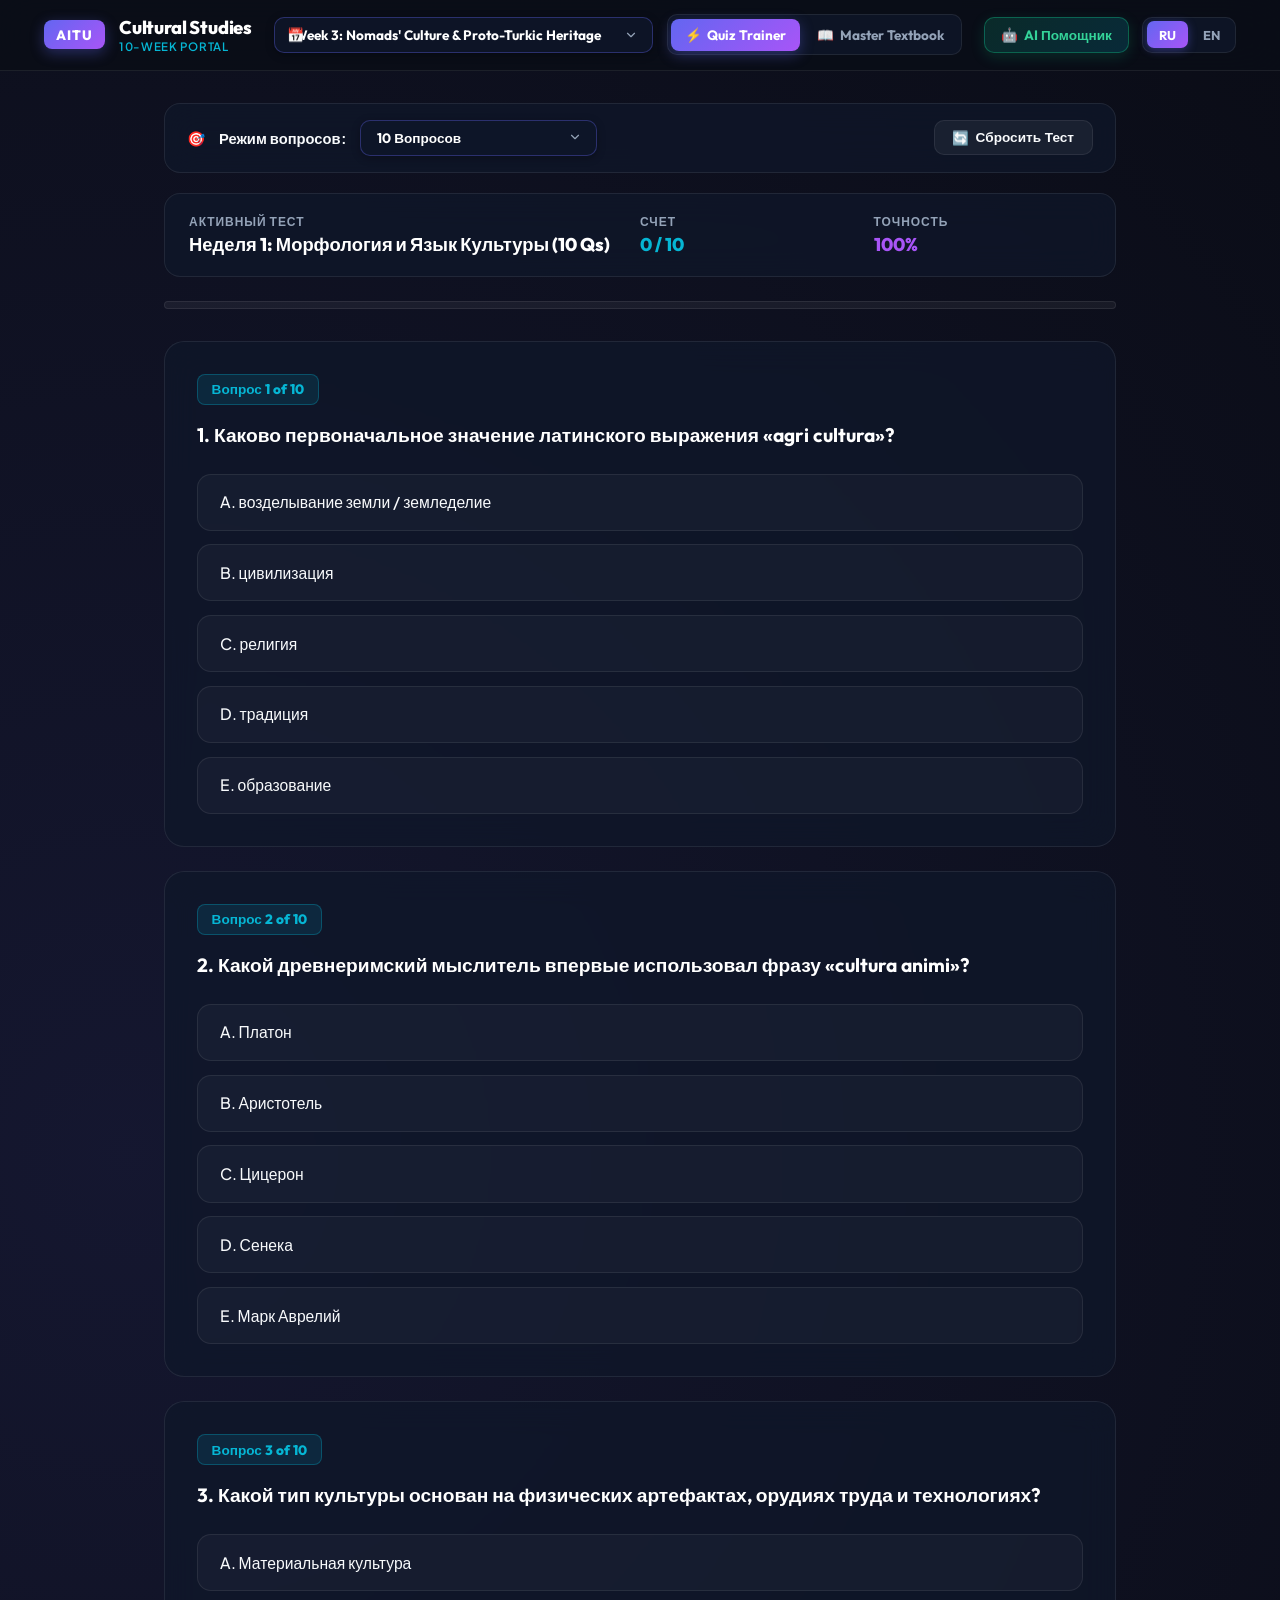
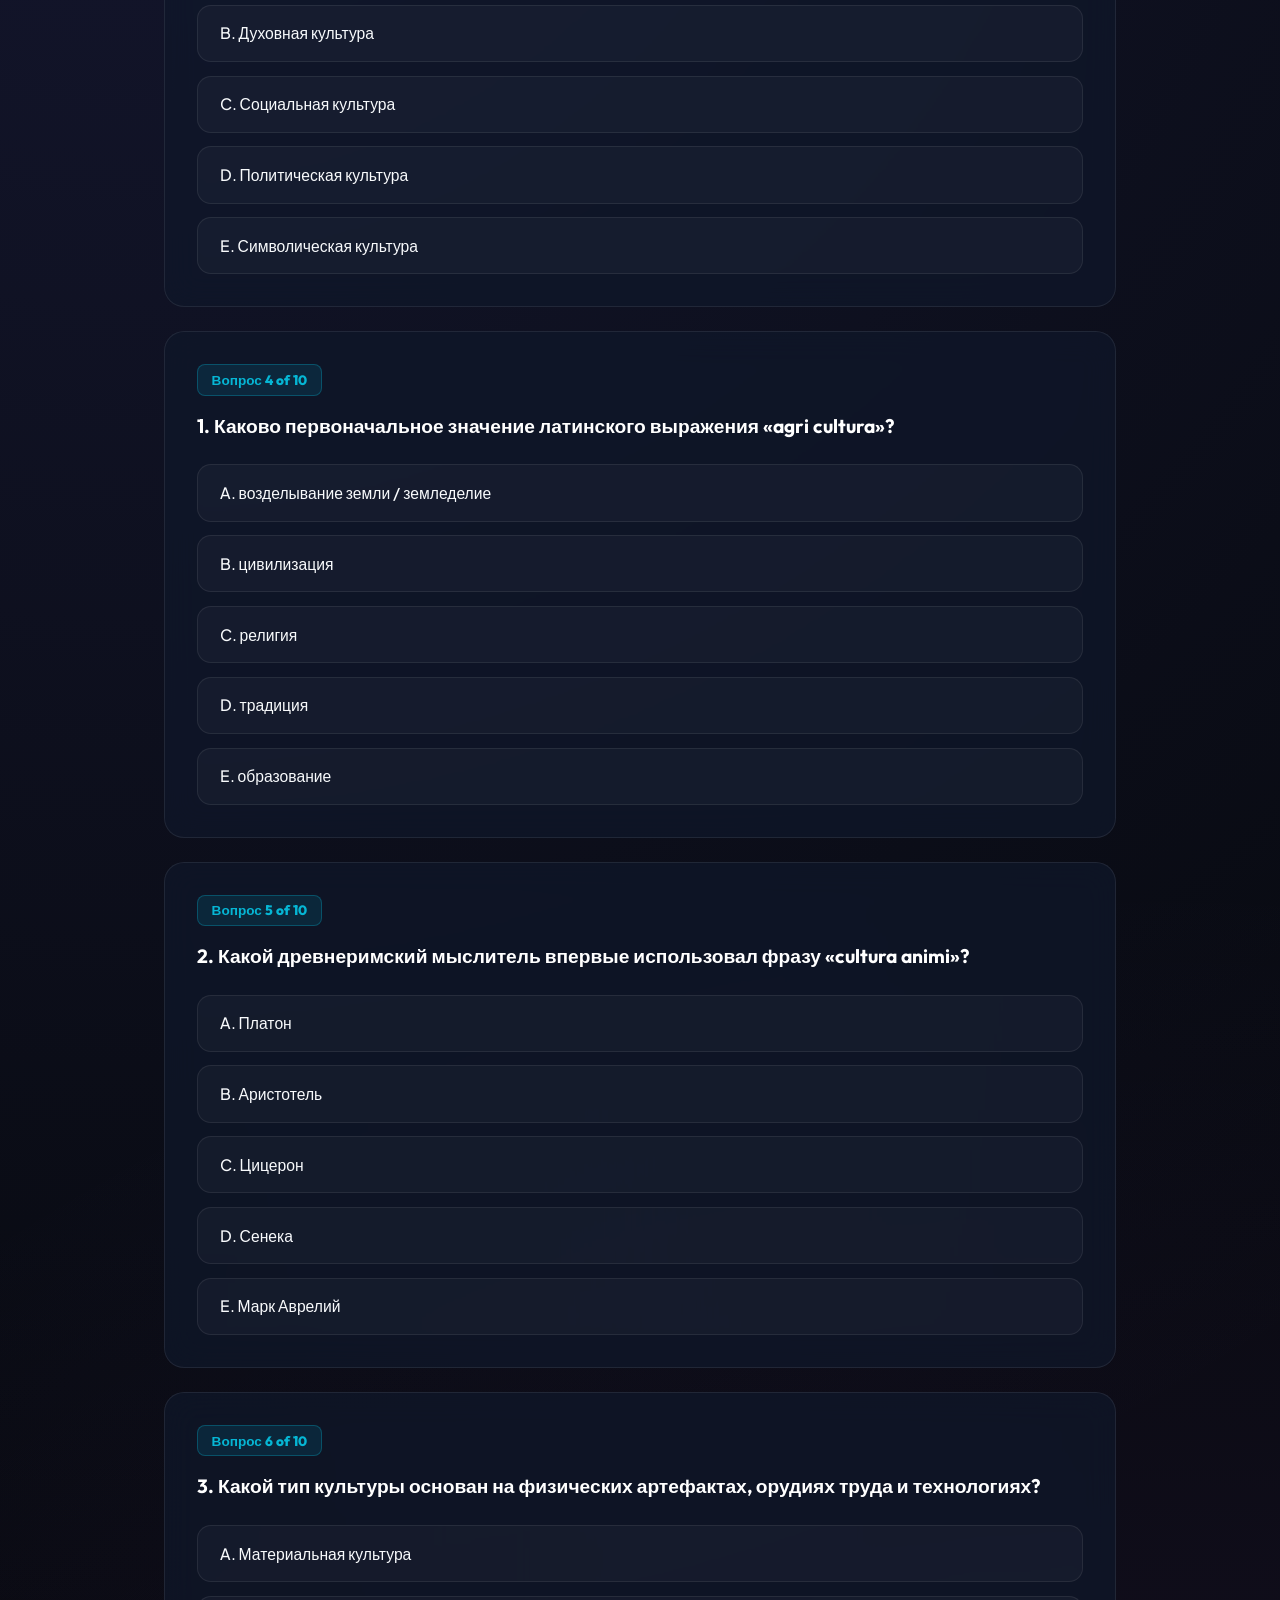
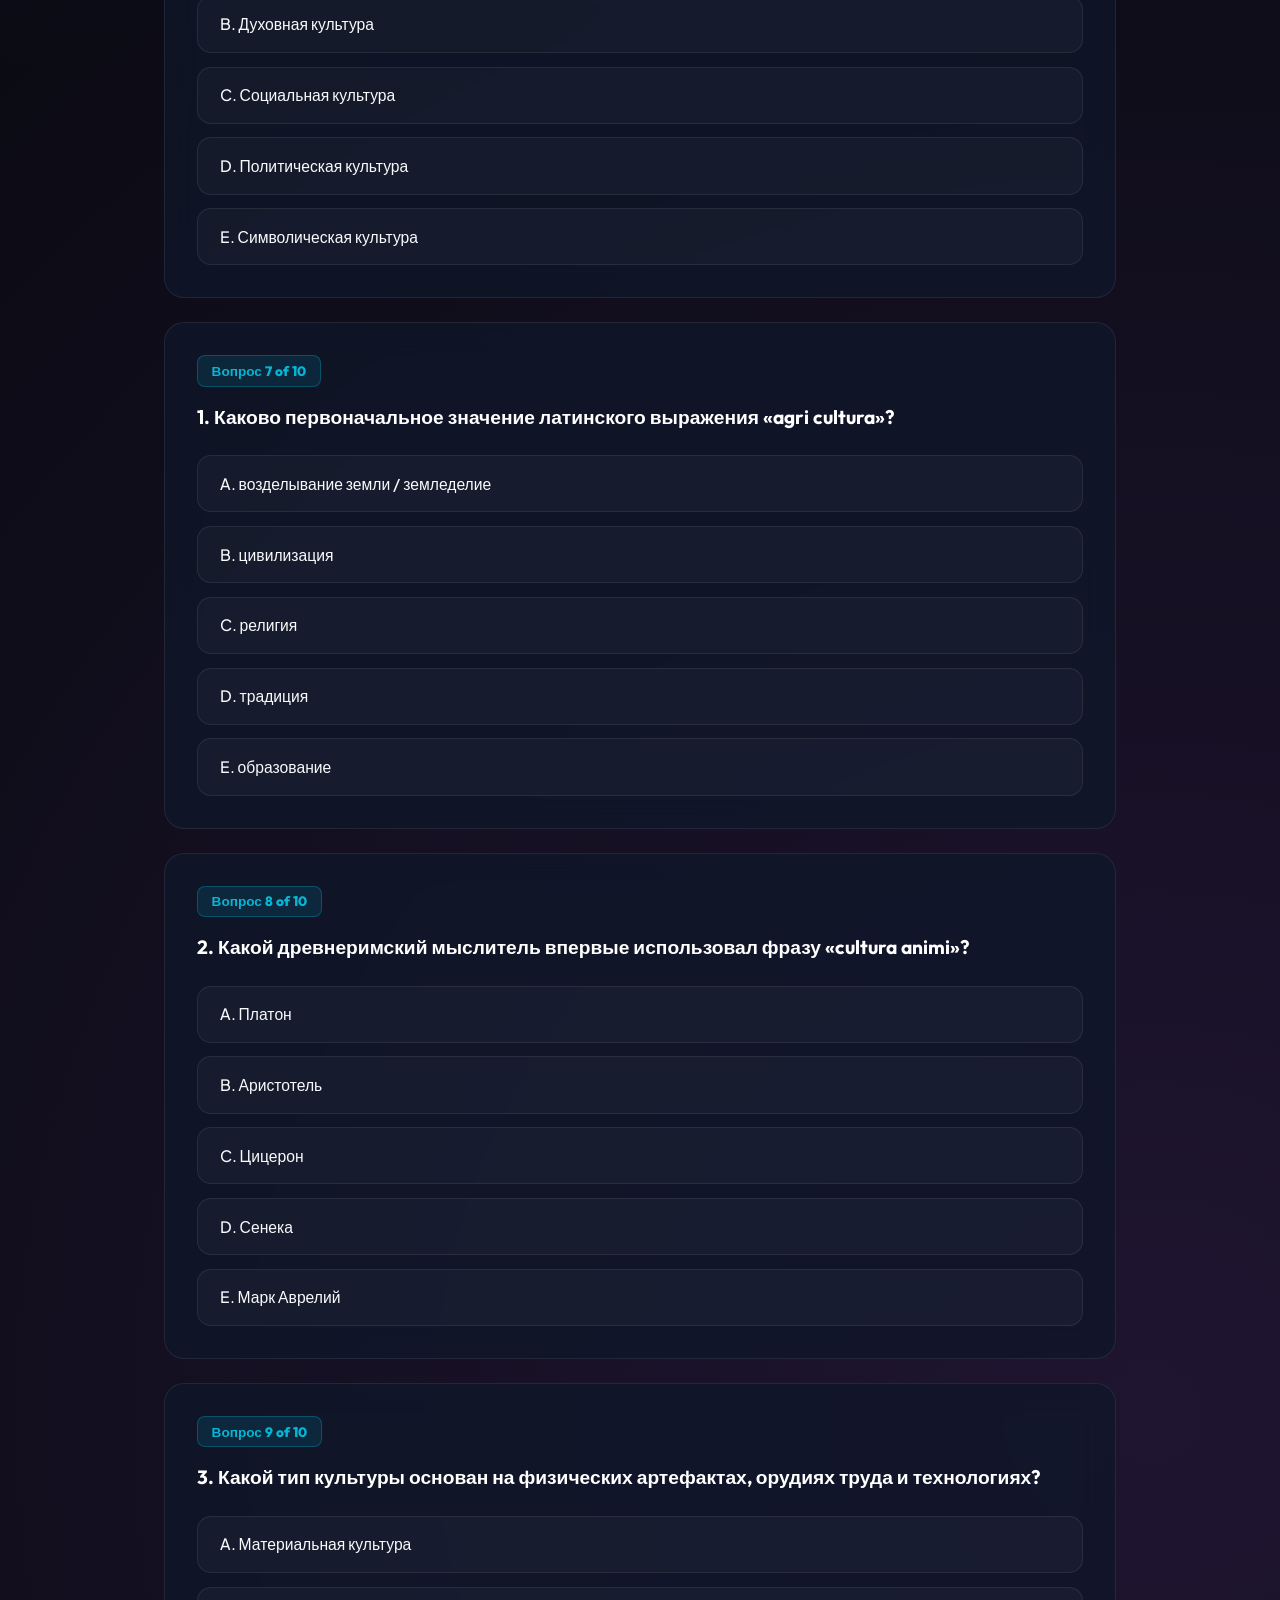
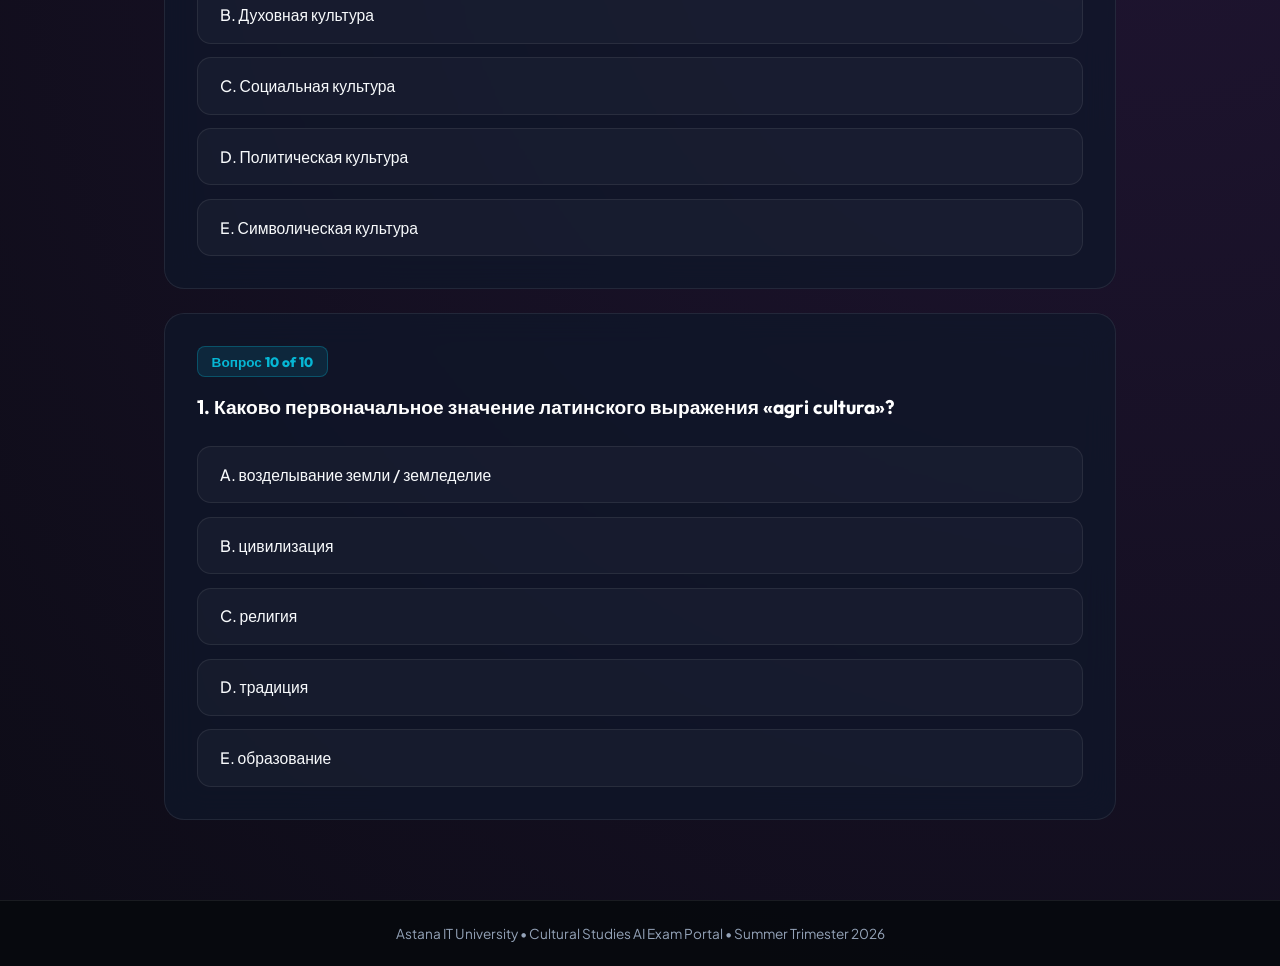
<file: index.html>
<!DOCTYPE html>
<html lang="ru">
<head>
    <meta charset="UTF-8">
    <meta name="viewport" content="width=device-width, initial-scale=1.0, maximum-scale=1.0, user-scalable=no">
    <title>Cultural Studies — Mobile Optimized Exam & AI Assistant Portal</title>
    <!-- Google Fonts -->
    <link rel="preconnect" href="https://fonts.googleapis.com">
    <link rel="preconnect" href="https://fonts.gstatic.com" crossorigin>
    <link href="https://fonts.googleapis.com/css2?family=Plus+Jakarta+Sans:wght@400;500;600;700;800&family=Outfit:wght@500;600;700;800&display=swap" rel="stylesheet">
    <link rel="stylesheet" href="website/css/styles.css?v=20260802_1">
</head>
<body>

    <!-- Premium Glass Header Navigation -->
    <header class="app-header">
        <div class="header-container">
            <!-- Brand Logo -->
            <div class="logo-group">
                <div class="logo-badge">AITU</div>
                <div class="logo-text">
                    <span class="brand-title">Cultural Studies</span>
                    <span class="brand-sub" id="app-logo-title">10-Week Portal</span>
                </div>
            </div>

            <!-- Header Middle: Week Selector & View Mode -->
            <div class="header-center">
                <!-- Scalable 10-Week Selector Dropdown -->
                <div class="custom-select-wrapper">
                    <span class="select-icon">📅</span>
                    <select id="week-select-dropdown" class="custom-select" onchange="switchWeek(this.value)">
                        <option value="1">Week 1: Morphology & Language</option>
                        <option value="2">Week 2: Semiotics & Anatomy</option>
                        <option value="3" selected>Week 3: Nomads' Culture & Proto-Turkic Heritage</option>
                        <option value="4">Week 4: Medieval Central Asia & Turkic Heritage</option>
                        <option value="5">Week 5: Formation of Kazakh Culture (XVIII–XIX c.)</option>
                        <option value="6" disabled>🔒 Week 6 (Upcoming)</option>
                        <option value="7" disabled>🔒 Week 7 (Upcoming)</option>
                        <option value="8" disabled>🔒 Week 8 (Upcoming)</option>
                        <option value="9" disabled>🔒 Week 9 (Upcoming)</option>
                        <option value="10" disabled>🔒 Week 10 (Upcoming)</option>
                        <option value="all">🔥 Full Course Mega-Test</option>
                    </select>
                </div>

                <!-- Main View Toggle -->
                <div class="view-toggle-group">
                    <button class="view-btn active" id="tab-quiz" onclick="switchMainView('quiz')">
                        <span class="btn-icon">⚡</span> <span id="txt-tab-quiz">Quiz Trainer</span>
                    </button>
                    <button class="view-btn highlight-btn" id="tab-main" onclick="switchMainView('main')">
                        <span class="btn-icon">📖</span> <span id="txt-tab-main">Master Textbook</span>
                    </button>
                </div>
            </div>

            <!-- Header Right: AI Assistant & Language Switcher -->
            <div class="header-right">
                <!-- AI Quick Answer Trigger Button -->
                <button class="ai-trigger-btn" onclick="toggleAiDrawer()">
                    <span class="ai-sparkle">🤖</span>
                    <span id="txt-ai-btn">AI Exam Assistant</span>
                </button>

                <!-- Instant Segmented Language Switcher -->
                <div class="lang-segmented-control">
                    <button class="lang-segment active" id="lang-ru" onclick="switchLanguage('ru')">RU</button>
                    <button class="lang-segment" id="lang-en" onclick="switchLanguage('en')">EN</button>
                </div>
            </div>
        </div>
    </header>

    <!-- Floating AI Oral Answer Drawer (Mobile Bottom Sheet) -->
    <div class="ai-drawer" id="ai-drawer">
        <div class="ai-drawer-header">
            <div class="ai-title">
                <span class="ai-icon">🤖</span>
                <div>
                    <h3>AI Oral Exam Helper</h3>
                    <p id="ai-subtitle">Direct English oral exam answer</p>
                </div>
            </div>
            <button class="ai-close-btn" onclick="toggleAiDrawer()">✕</button>
        </div>
        
        <div class="ai-drawer-body">
            <div class="ai-input-group">
                <textarea id="ai-prompt-input" rows="2" placeholder="Задайте вопрос учителя (напр. 'В чем суть Cultura Animi Цицерона?')..."></textarea>
                <button class="ai-submit-btn" id="ai-submit-btn" onclick="askAiAssistant()">
                    <span>⚡ Получить ответ из лекций</span>
                </button>
            </div>

            <!-- Output Box -->
            <div class="ai-output-box" id="ai-output-box" style="display: none;">
                <div class="ai-status" id="ai-status-indicator">✨ Direct English Answer:</div>
                <div class="ai-response-text" id="ai-response-text"></div>
                <button class="ai-copy-btn" onclick="copyAiResponse()">📋 Copy Text</button>
            </div>
        </div>
    </div>

    <!-- Main Container -->
    <main class="main-content">
        <div class="content-wrapper">

            <!-- Controls & Selector Bar (For Quiz Mode) -->
            <div class="control-panel" id="quiz-control-panel">
                <div class="mode-selector">
                    <span class="panel-icon">🎯</span>
                    <label for="q-count-select" id="lbl-q-mode">Questions Mode:</label>
                    <div class="custom-select-wrapper small-select">
                        <select id="q-count-select" class="custom-select" onchange="changeQuestionCount(this.value)">
                            <option value="10" selected>10 Questions</option>
                            <option value="30">30 Questions</option>
                            <option value="50">50 Questions</option>
                            <option value="100">100 Questions (Mega Mode)</option>
                        </select>
                    </div>
                </div>
                <button class="reset-btn" id="btn-restart" onclick="resetCurrentQuiz()">
                    <span class="btn-icon">🔄</span> Restart Test
                </button>
            </div>

            <!-- Stats Bar (For Quiz Mode) -->
            <div class="stats-bar" id="quiz-stats-bar">
                <div class="stat-card">
                    <span class="stat-label" id="lbl-active-test">Active Test</span>
                    <span class="stat-value" id="quiz-title">Week 1: Morphology & Language</span>
                </div>
                <div class="stat-card">
                    <span class="stat-label" id="lbl-score">Score</span>
                    <span class="stat-value highlight-cyan" id="score-counter">0 / 10</span>
                </div>
                <div class="stat-card">
                    <span class="stat-label" id="lbl-accuracy">Accuracy</span>
                    <span class="stat-value highlight-purple" id="accuracy-counter">100%</span>
                </div>
            </div>

            <!-- Progress Bar (For Quiz Mode) -->
            <div class="progress-container" id="quiz-progress-container">
                <div class="progress-bar" id="progress-bar"></div>
            </div>

            <!-- Quiz Questions Container -->
            <div class="quiz-container" id="quiz-container">
                <!-- Dynamically populated by JS -->
            </div>

            <!-- Master Study Guide Reader Container (For Main Mode) -->
            <div class="reader-container" id="reader-container" style="display: none;">
                <!-- Book Navigation Bar -->
                <div class="book-nav-bar">
                    <div class="reader-controls">
                        <button class="reader-btn active" id="btn-read-week1" onclick="loadReaderWeek(1)">
                            <span>📘 Week 1 Textbook</span>
                        </button>
                        <button class="reader-btn" id="btn-read-week2" onclick="loadReaderWeek(2)">
                            <span>📙 Week 2 Textbook</span>
                        </button>
                        <button class="reader-btn" id="btn-read-week3" onclick="loadReaderWeek(3)">
                            <span>📗 Week 3 Textbook</span>
                        </button>
                        <button class="reader-btn" id="btn-read-week4" onclick="loadReaderWeek(4)">
                            <span>📕 Week 4 Textbook</span>
                        </button>
                        <button class="reader-btn" id="btn-read-week5" onclick="loadReaderWeek(5)">
                            <span>📓 Week 5 Textbook</span>
                        </button>
                    </div>

                    <!-- Chapter Flip Controls -->
                    <div class="chapter-flip-controls">
                        <button class="flip-btn" onclick="prevChapter()">◄ <span id="lbl-prev-chap">Назад</span></button>
                        <div class="custom-select-wrapper small-select">
                            <select id="chapter-select-dropdown" class="custom-select" onchange="jumpToChapter(this.value)">
                                <!-- Dynamically populated by JS -->
                            </select>
                        </div>
                        <button class="flip-btn" onclick="nextChapter()"><span id="lbl-next-chap">Вперед</span> ►</button>
                        <button class="flip-btn show-all-btn" onclick="showFullBook()"><span id="lbl-all-chap">Весь текст</span></button>
                    </div>
                </div>

                <!-- Reader Text Box -->
                <div class="reader-content card-glass" id="reader-text-area">
                    <!-- Master Guide Content dynamically rendered chapter by chapter -->
                </div>
            </div>

        </div>
    </main>

    <footer class="app-footer">
        <p>Astana IT University • Cultural Studies AI Exam Portal • Summer Trimester 2026</p>
    </footer>

    <!-- ЕДИНСТВЕННЫЙ источник данных учебника. Второй <script> с js/app.js подключать нельзя:
         оба файла объявляют const fullBookDatabase, и повторное объявление роняет скрипт. -->
    <script src="website/js/app.js?v=20260729_6"></script>
</body>
</html>
</file>
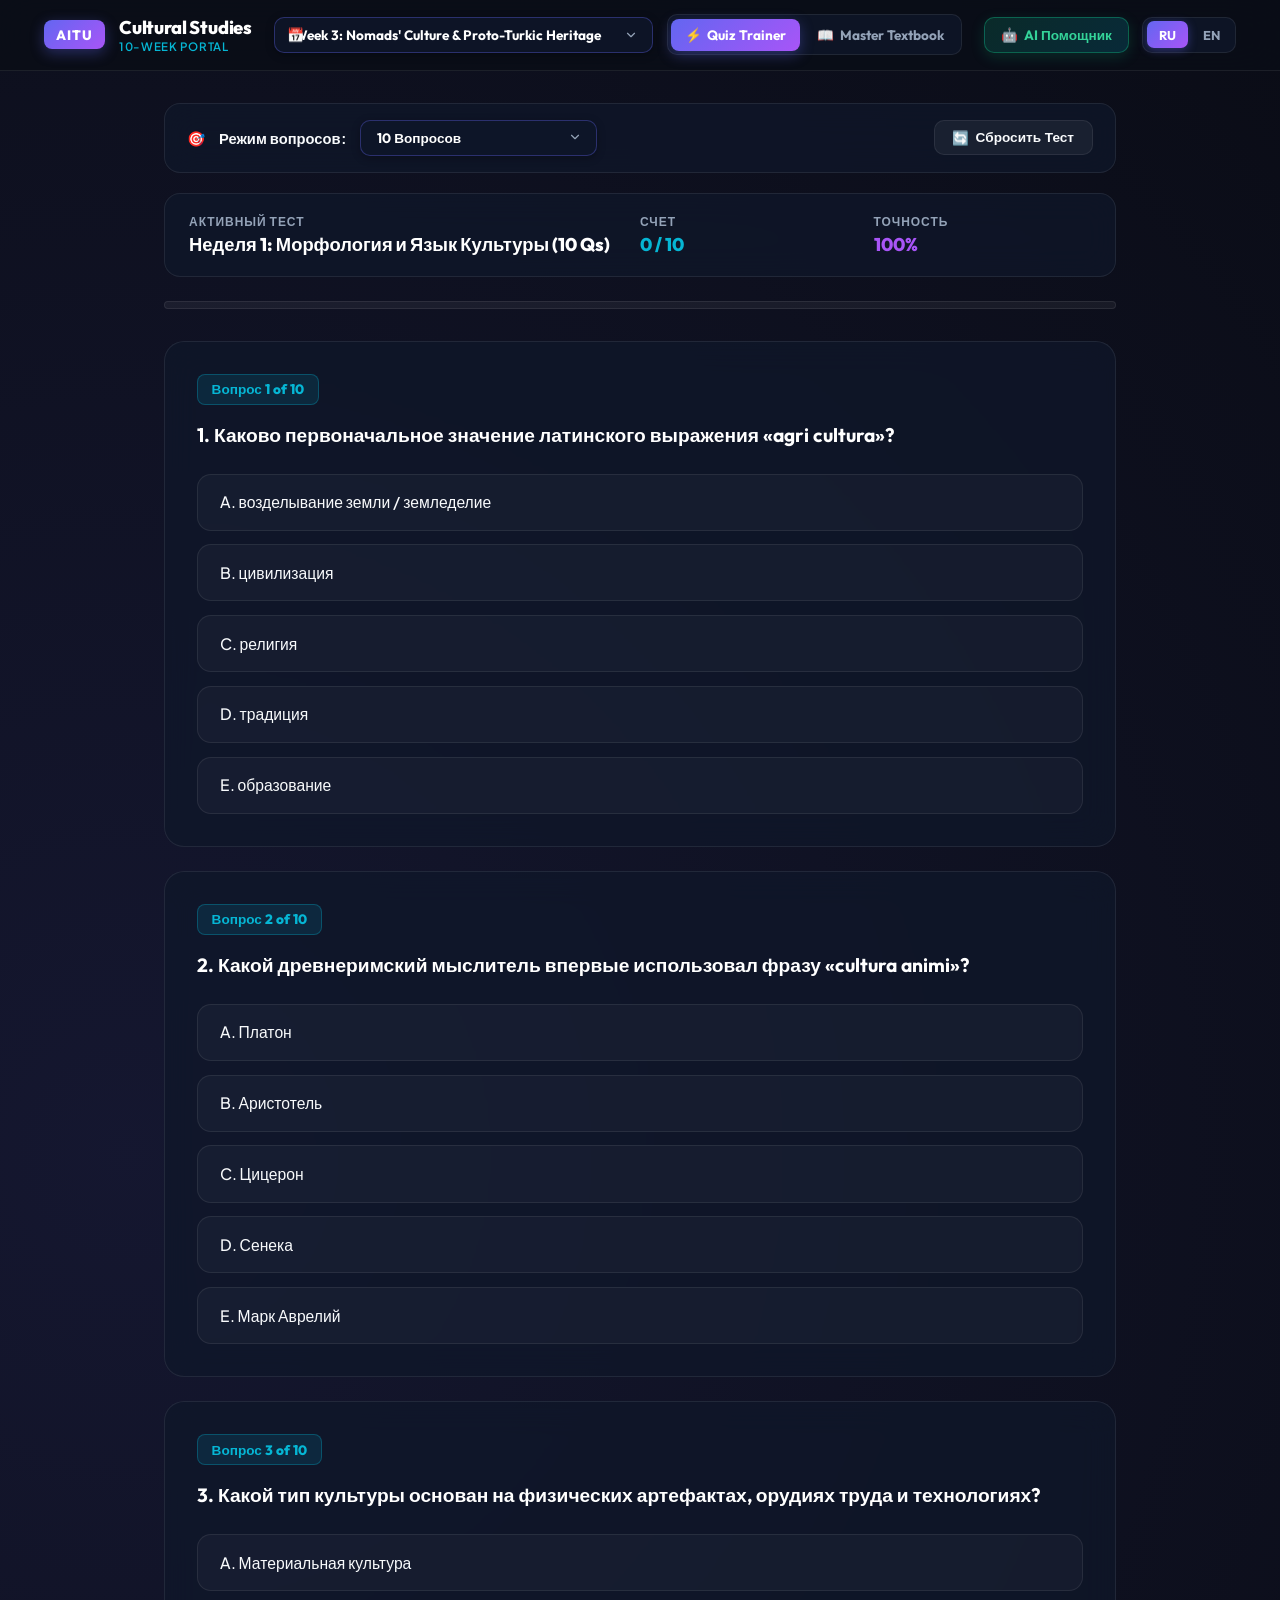
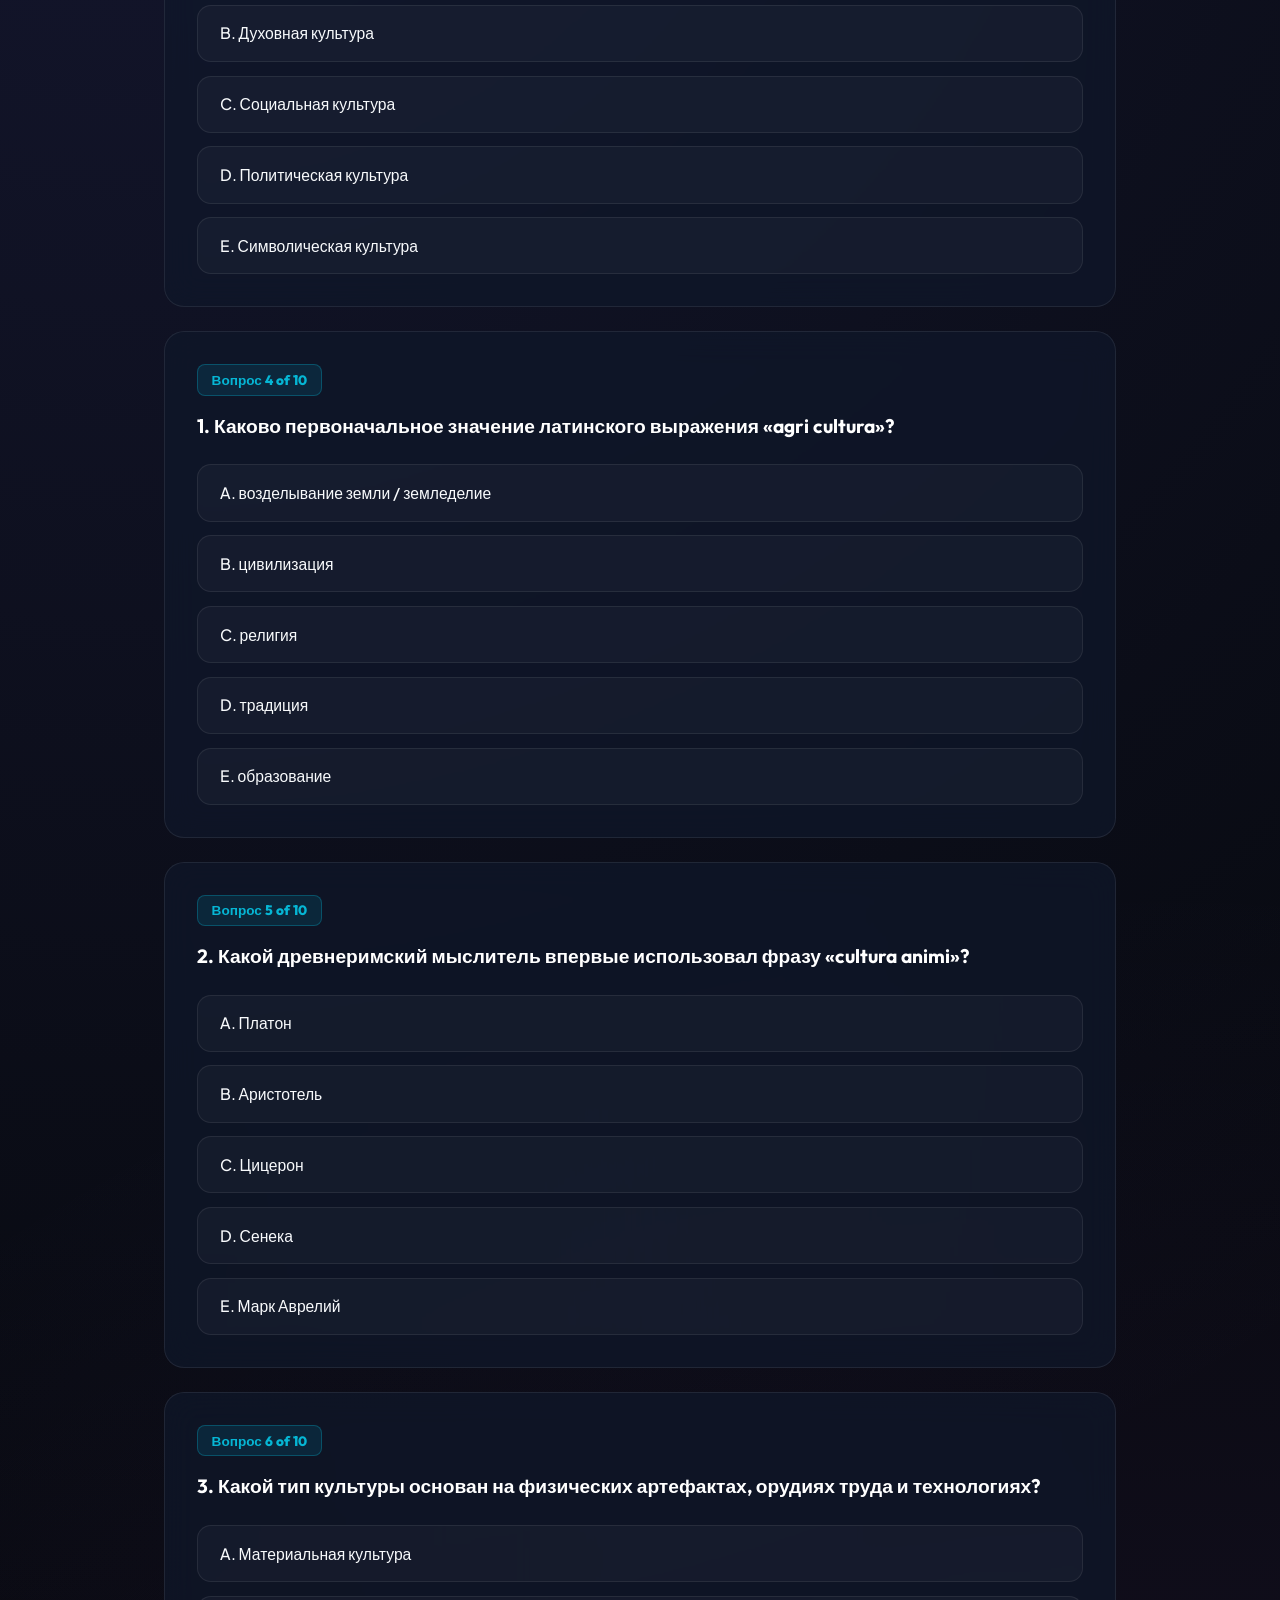
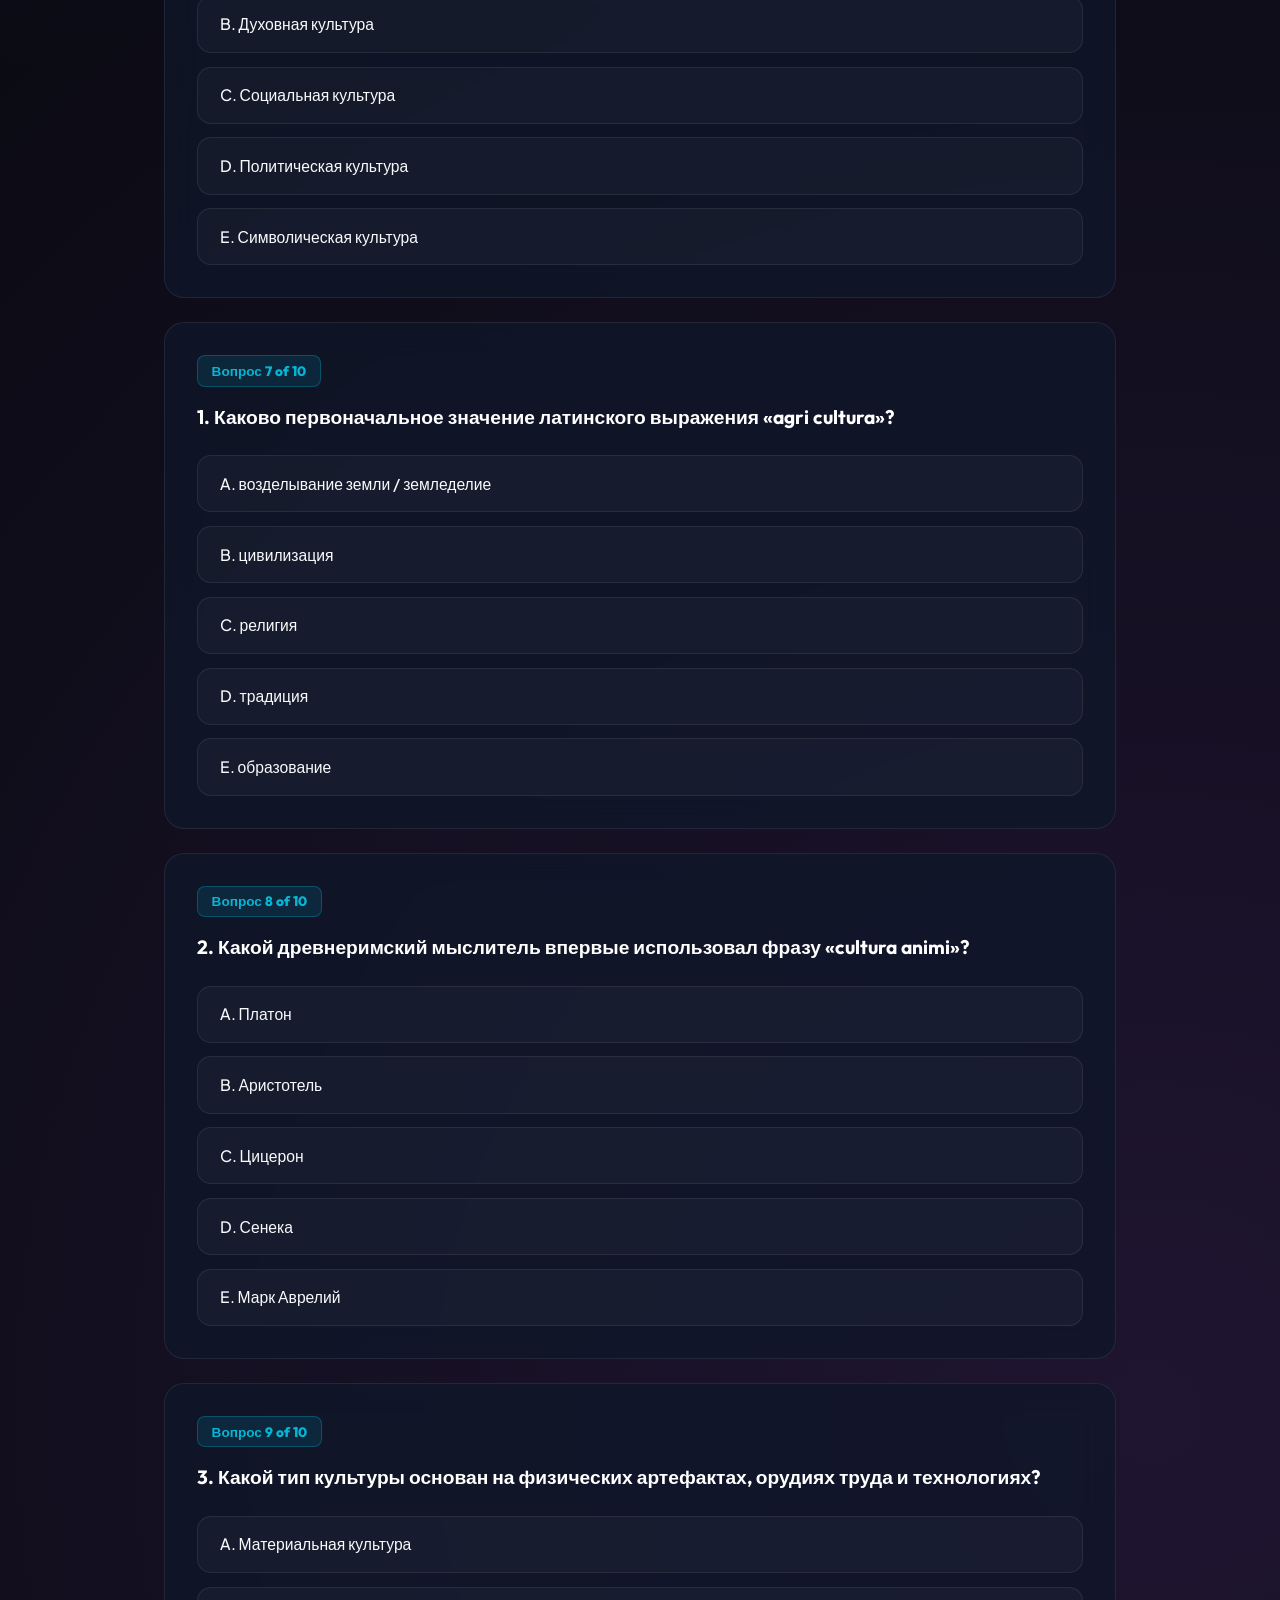
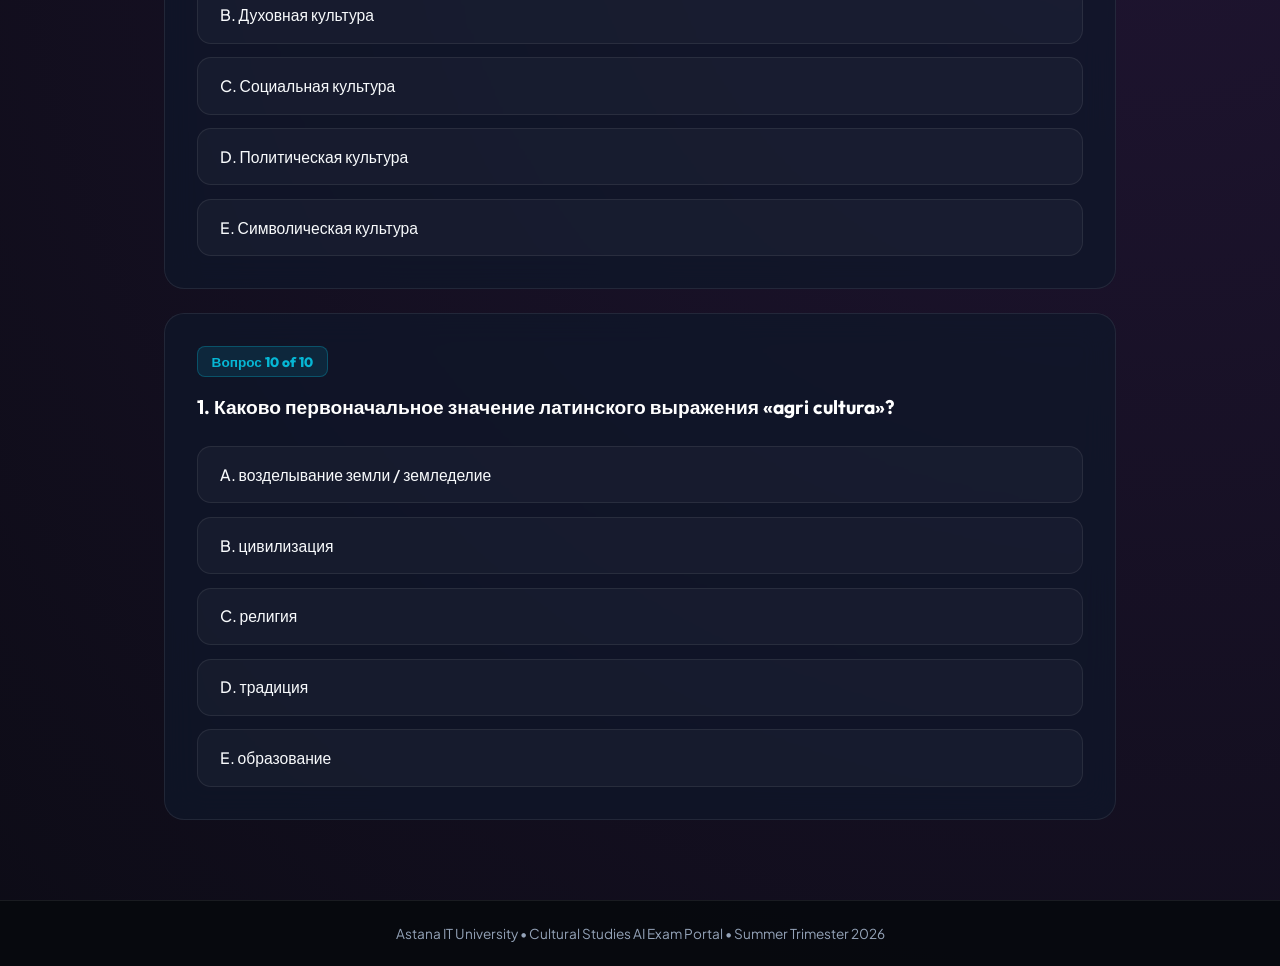
<file: website/index.html>
<!DOCTYPE html>
<html lang="ru">
<head>
    <meta charset="UTF-8">
    <meta name="viewport" content="width=device-width, initial-scale=1.0, maximum-scale=1.0, user-scalable=no">
    <title>Cultural Studies — Mobile Optimized Exam & AI Assistant Portal</title>
    <!-- Google Fonts -->
    <link rel="preconnect" href="https://fonts.googleapis.com">
    <link rel="preconnect" href="https://fonts.gstatic.com" crossorigin>
    <link href="https://fonts.googleapis.com/css2?family=Plus+Jakarta+Sans:wght@400;500;600;700;800&family=Outfit:wght@500;600;700;800&display=swap" rel="stylesheet">
    <link rel="stylesheet" href="css/styles.css?v=20260802_1">
</head>
<body>

    <!-- Premium Glass Header Navigation -->
    <header class="app-header">
        <div class="header-container">
            <!-- Brand Logo -->
            <div class="logo-group">
                <div class="logo-badge">AITU</div>
                <div class="logo-text">
                    <span class="brand-title">Cultural Studies</span>
                    <span class="brand-sub" id="app-logo-title">10-Week Portal</span>
                </div>
            </div>

            <!-- Header Middle: Week Selector & View Mode -->
            <div class="header-center">
                <!-- Scalable 10-Week Selector Dropdown -->
                <div class="custom-select-wrapper">
                    <span class="select-icon">📅</span>
                    <select id="week-select-dropdown" class="custom-select" onchange="switchWeek(this.value)">
                        <option value="1">Week 1: Morphology & Language</option>
                        <option value="2">Week 2: Semiotics & Anatomy</option>
                        <option value="3" selected>Week 3: Nomads' Culture & Proto-Turkic Heritage</option>
                        <option value="4">Week 4: Medieval Central Asia & Turkic Heritage</option>
                        <option value="5">Week 5: Formation of Kazakh Culture (XVIII–XIX c.)</option>
                        <option value="6" disabled>🔒 Week 6 (Upcoming)</option>
                        <option value="7" disabled>🔒 Week 7 (Upcoming)</option>
                        <option value="8" disabled>🔒 Week 8 (Upcoming)</option>
                        <option value="9" disabled>🔒 Week 9 (Upcoming)</option>
                        <option value="10" disabled>🔒 Week 10 (Upcoming)</option>
                        <option value="all">🔥 Full Course Mega-Test</option>
                    </select>
                </div>

                <!-- Main View Toggle -->
                <div class="view-toggle-group">
                    <button class="view-btn active" id="tab-quiz" onclick="switchMainView('quiz')">
                        <span class="btn-icon">⚡</span> <span id="txt-tab-quiz">Quiz Trainer</span>
                    </button>
                    <button class="view-btn highlight-btn" id="tab-main" onclick="switchMainView('main')">
                        <span class="btn-icon">📖</span> <span id="txt-tab-main">Master Textbook</span>
                    </button>
                </div>
            </div>

            <!-- Header Right: AI Assistant & Language Switcher -->
            <div class="header-right">
                <!-- AI Quick Answer Trigger Button -->
                <button class="ai-trigger-btn" onclick="toggleAiDrawer()">
                    <span class="ai-sparkle">🤖</span>
                    <span id="txt-ai-btn">AI Exam Assistant</span>
                </button>

                <!-- Instant Segmented Language Switcher -->
                <div class="lang-segmented-control">
                    <button class="lang-segment active" id="lang-ru" onclick="switchLanguage('ru')">RU</button>
                    <button class="lang-segment" id="lang-en" onclick="switchLanguage('en')">EN</button>
                </div>
            </div>
        </div>
    </header>

    <!-- Floating AI Oral Answer Drawer (Mobile Bottom Sheet) -->
    <div class="ai-drawer" id="ai-drawer">
        <div class="ai-drawer-header">
            <div class="ai-title">
                <span class="ai-icon">🤖</span>
                <div>
                    <h3>AI Oral Exam Helper</h3>
                    <p id="ai-subtitle">Direct English oral exam answer</p>
                </div>
            </div>
            <button class="ai-close-btn" onclick="toggleAiDrawer()">✕</button>
        </div>
        
        <div class="ai-drawer-body">
            <div class="ai-input-group">
                <textarea id="ai-prompt-input" rows="2" placeholder="Задайте вопрос учителя (напр. 'В чем суть Cultura Animi Цицерона?')..."></textarea>
                <button class="ai-submit-btn" id="ai-submit-btn" onclick="askAiAssistant()">
                    <span>⚡ Получить ответ из лекций</span>
                </button>
            </div>

            <!-- Output Box -->
            <div class="ai-output-box" id="ai-output-box" style="display: none;">
                <div class="ai-status" id="ai-status-indicator">✨ Direct English Answer:</div>
                <div class="ai-response-text" id="ai-response-text"></div>
                <button class="ai-copy-btn" onclick="copyAiResponse()">📋 Copy Text</button>
            </div>
        </div>
    </div>

    <!-- Main Container -->
    <main class="main-content">
        <div class="content-wrapper">

            <!-- Controls & Selector Bar (For Quiz Mode) -->
            <div class="control-panel" id="quiz-control-panel">
                <div class="mode-selector">
                    <span class="panel-icon">🎯</span>
                    <label for="q-count-select" id="lbl-q-mode">Questions Mode:</label>
                    <div class="custom-select-wrapper small-select">
                        <select id="q-count-select" class="custom-select" onchange="changeQuestionCount(this.value)">
                            <option value="10" selected>10 Questions</option>
                            <option value="30">30 Questions</option>
                            <option value="50">50 Questions</option>
                            <option value="100">100 Questions (Mega Mode)</option>
                        </select>
                    </div>
                </div>
                <button class="reset-btn" id="btn-restart" onclick="resetCurrentQuiz()">
                    <span class="btn-icon">🔄</span> Restart Test
                </button>
            </div>

            <!-- Stats Bar (For Quiz Mode) -->
            <div class="stats-bar" id="quiz-stats-bar">
                <div class="stat-card">
                    <span class="stat-label" id="lbl-active-test">Active Test</span>
                    <span class="stat-value" id="quiz-title">Week 1: Morphology & Language</span>
                </div>
                <div class="stat-card">
                    <span class="stat-label" id="lbl-score">Score</span>
                    <span class="stat-value highlight-cyan" id="score-counter">0 / 10</span>
                </div>
                <div class="stat-card">
                    <span class="stat-label" id="lbl-accuracy">Accuracy</span>
                    <span class="stat-value highlight-purple" id="accuracy-counter">100%</span>
                </div>
            </div>

            <!-- Progress Bar (For Quiz Mode) -->
            <div class="progress-container" id="quiz-progress-container">
                <div class="progress-bar" id="progress-bar"></div>
            </div>

            <!-- Quiz Questions Container -->
            <div class="quiz-container" id="quiz-container">
                <!-- Dynamically populated by JS -->
            </div>

            <!-- Master Study Guide Reader Container (For Main Mode) -->
            <div class="reader-container" id="reader-container" style="display: none;">
                <!-- Book Navigation Bar -->
                <div class="book-nav-bar">
                    <div class="reader-controls">
                        <button class="reader-btn active" id="btn-read-week1" onclick="loadReaderWeek(1)">
                            <span>📘 Week 1 Textbook</span>
                        </button>
                        <button class="reader-btn" id="btn-read-week2" onclick="loadReaderWeek(2)">
                            <span>📙 Week 2 Textbook</span>
                        </button>
                        <button class="reader-btn" id="btn-read-week3" onclick="loadReaderWeek(3)">
                            <span>📗 Week 3 Textbook</span>
                        </button>
                        <button class="reader-btn" id="btn-read-week4" onclick="loadReaderWeek(4)">
                            <span>📕 Week 4 Textbook</span>
                        </button>
                        <button class="reader-btn" id="btn-read-week5" onclick="loadReaderWeek(5)">
                            <span>📓 Week 5 Textbook</span>
                        </button>
                    </div>

                    <!-- Chapter Flip Controls -->
                    <div class="chapter-flip-controls">
                        <button class="flip-btn" onclick="prevChapter()">◄ <span id="lbl-prev-chap">Назад</span></button>
                        <div class="custom-select-wrapper small-select">
                            <select id="chapter-select-dropdown" class="custom-select" onchange="jumpToChapter(this.value)">
                                <!-- Dynamically populated by JS -->
                            </select>
                        </div>
                        <button class="flip-btn" onclick="nextChapter()"><span id="lbl-next-chap">Вперед</span> ►</button>
                        <button class="flip-btn show-all-btn" onclick="showFullBook()"><span id="lbl-all-chap">Весь текст</span></button>
                    </div>
                </div>

                <!-- Reader Text Box -->
                <div class="reader-content card-glass" id="reader-text-area">
                    <!-- Master Guide Content dynamically rendered chapter by chapter -->
                </div>
            </div>

        </div>
    </main>

    <footer class="app-footer">
        <p>Astana IT University • Cultural Studies AI Exam Portal • Summer Trimester 2026</p>
    </footer>

    <!-- Относительно website/ это тот же самый website/js/app.js — единственный источник данных. -->
    <script src="js/app.js?v=20260729_6"></script>
</body>
</html>
</file>
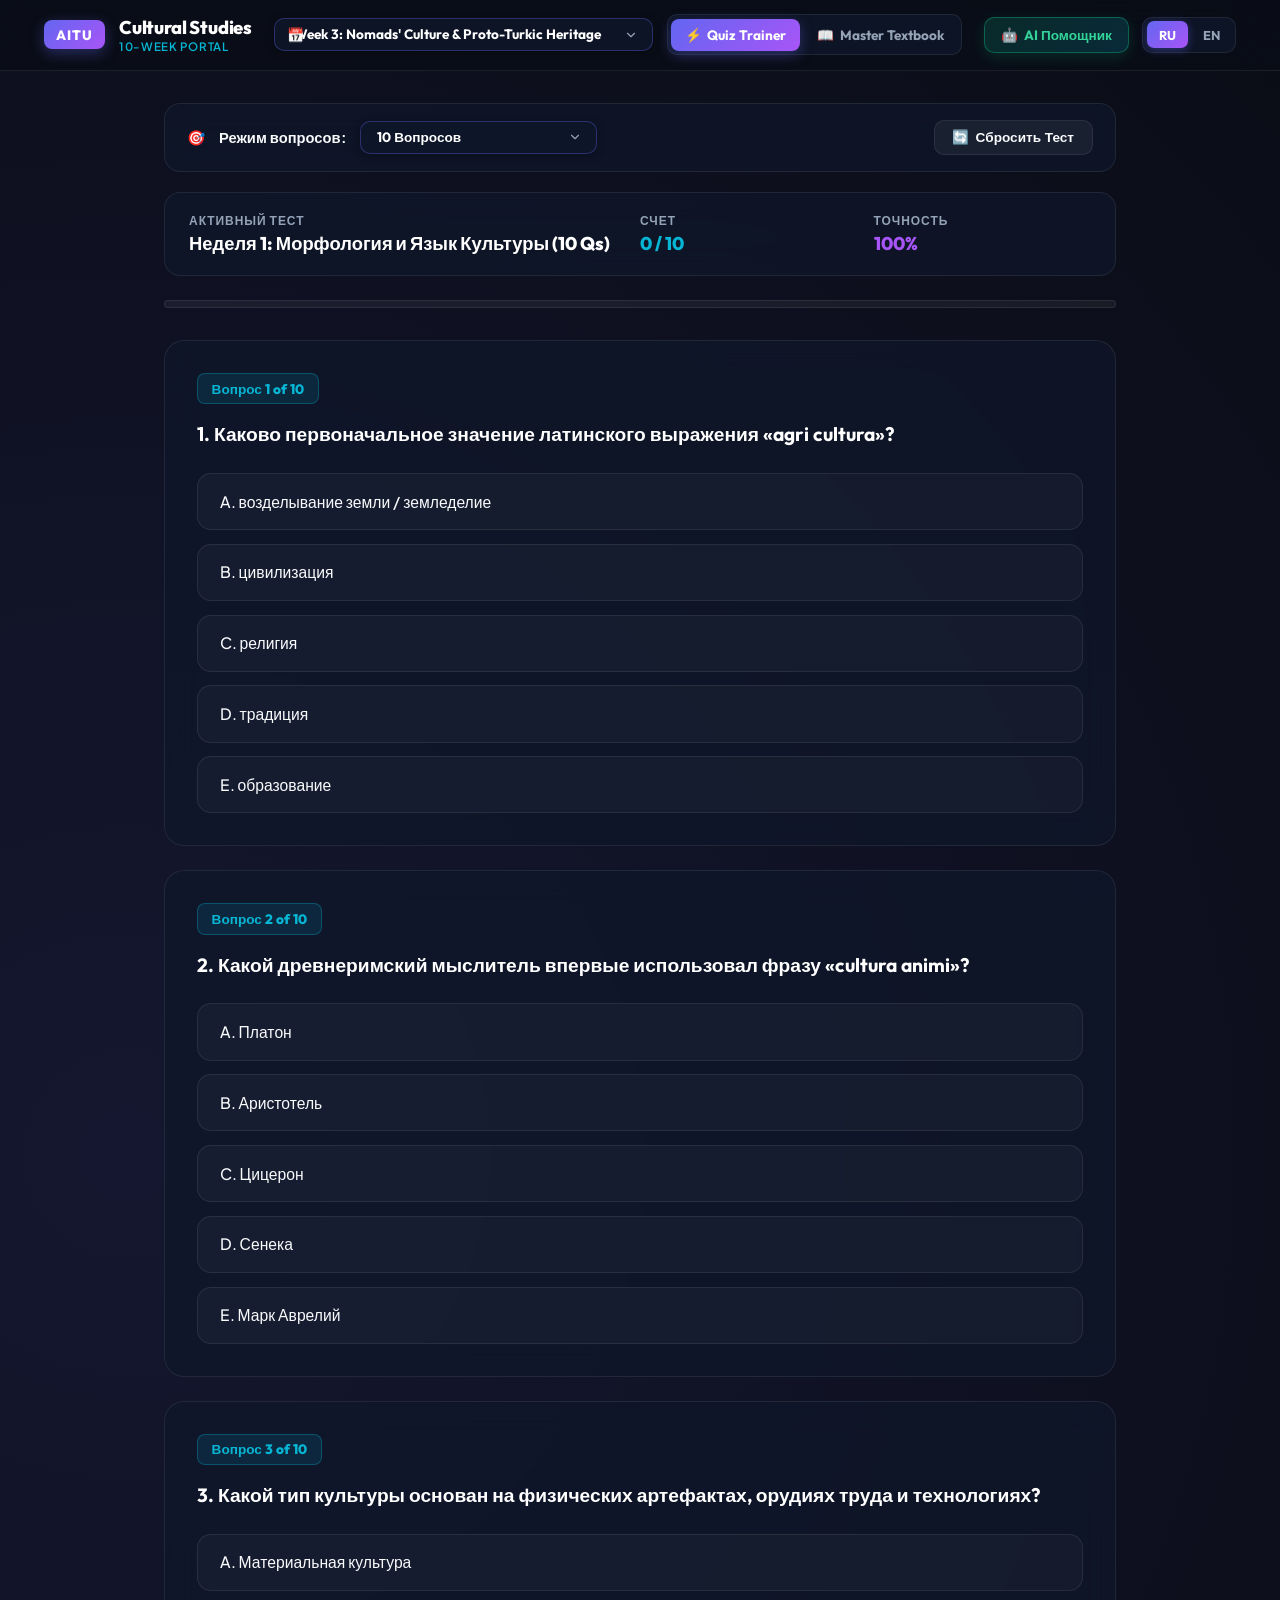
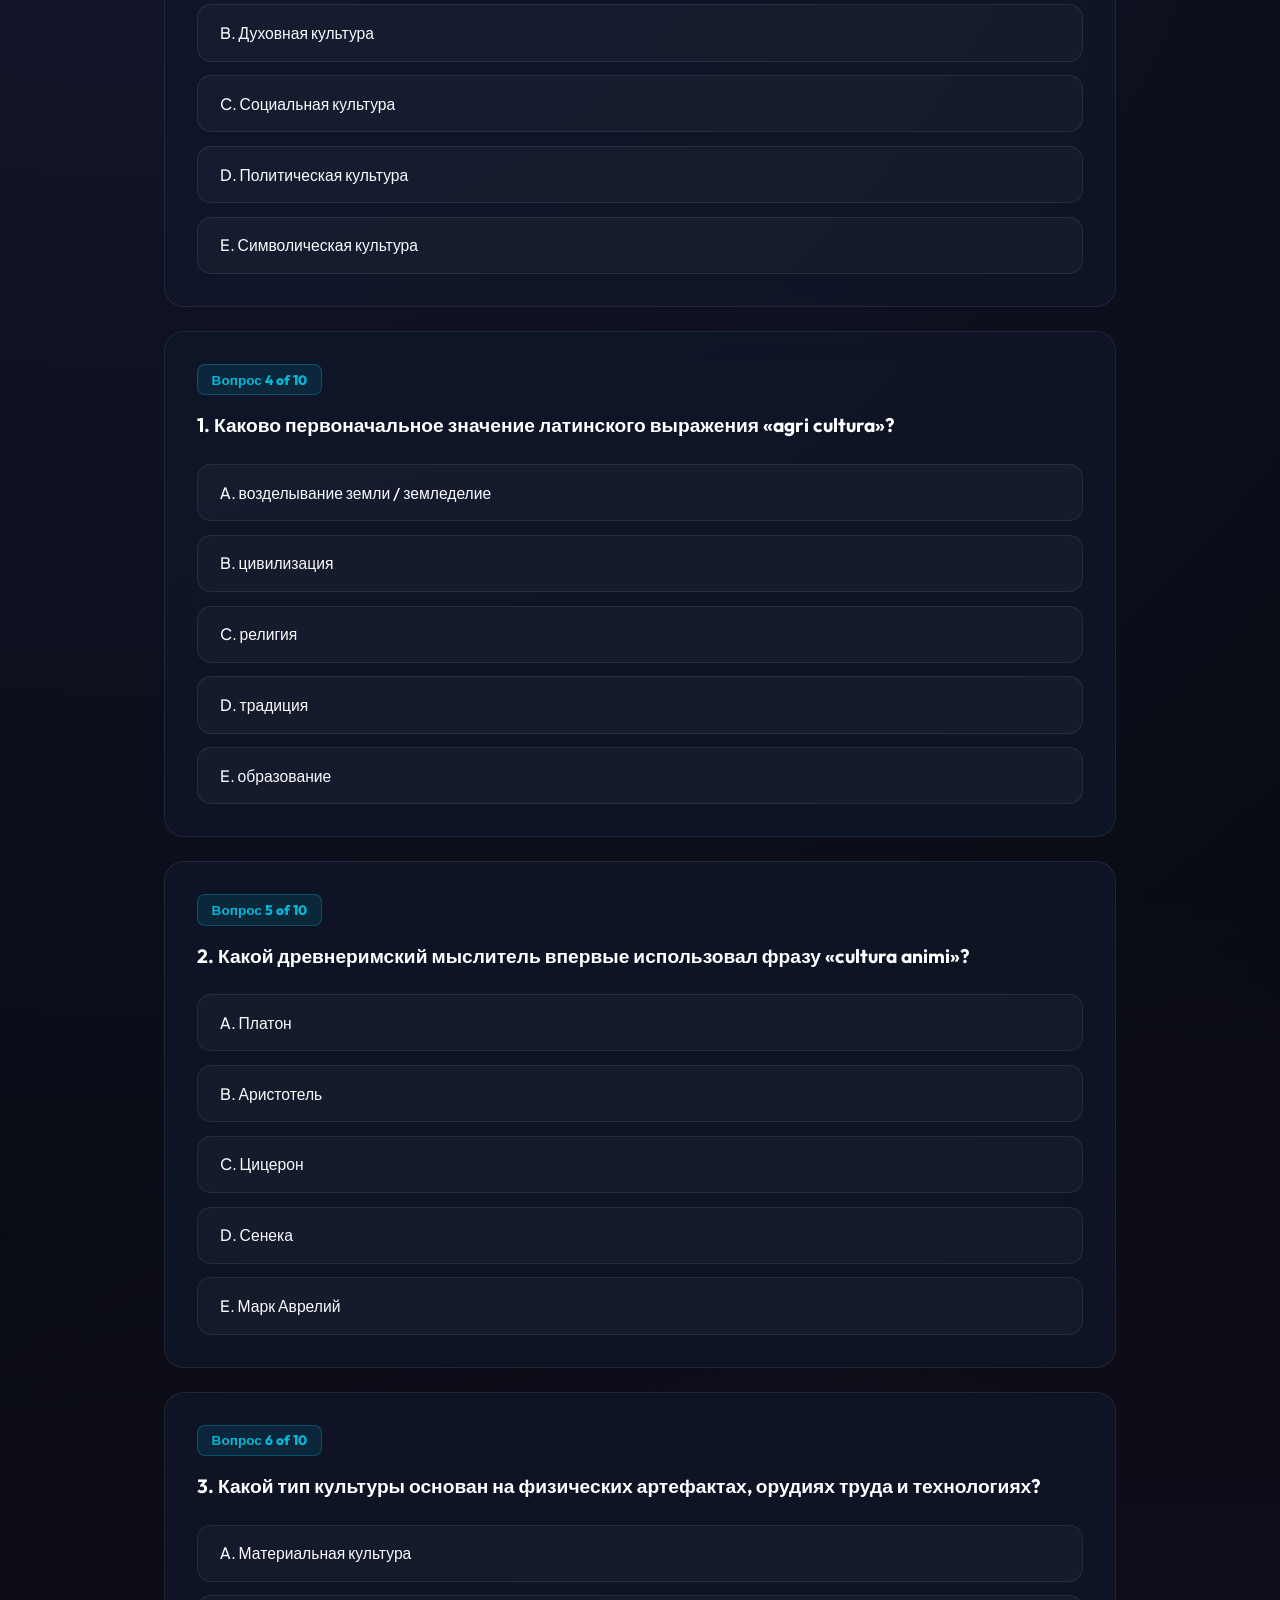
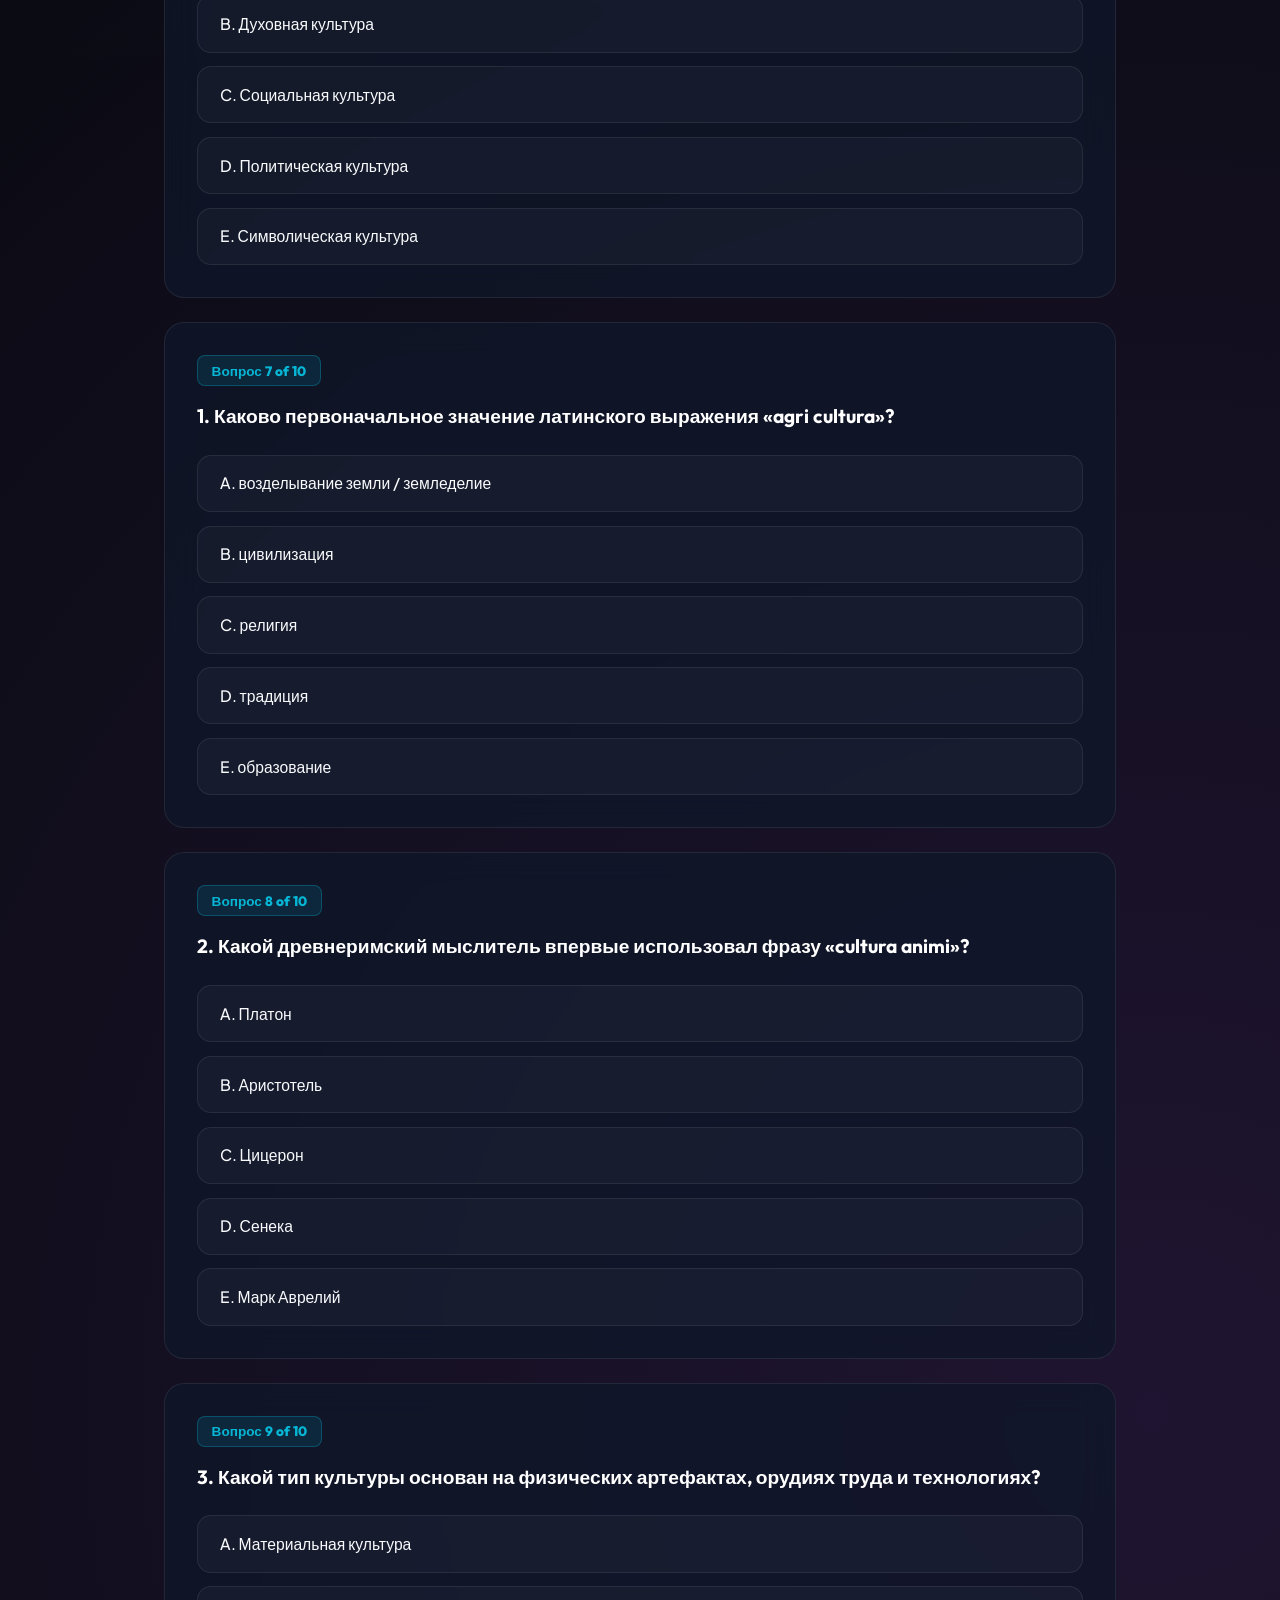
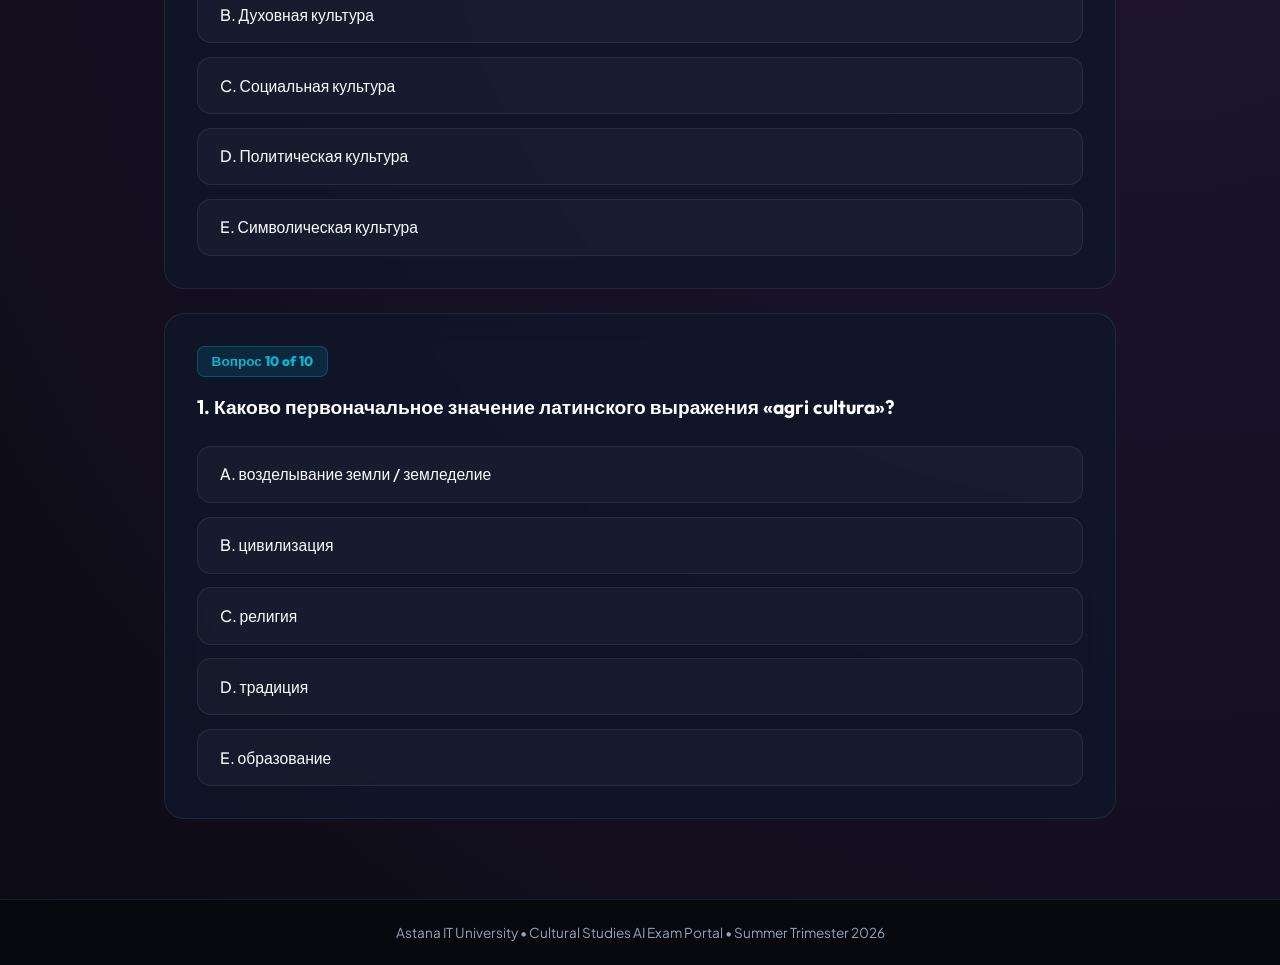
<file: website/week1_presentation.html>
<!DOCTYPE html>
<html lang="ru">
<head>
    <meta charset="UTF-8">
    <meta http-equiv="refresh" content="0; url=index.html">
    <title>Redirecting to Quiz Trainer...</title>
</head>
<body>
    <p>Redirecting to Interactive Quiz Trainer... <a href="index.html">Click here if not redirected</a>.</p>
</body>
</html>
</file>
<file: website/css/styles.css>
/* ==========================================================================
   CULTURAL STUDIES PREMIUM DARK GLASSMORPHISM DESIGN SYSTEM
   ========================================================================== */

:root {
    --bg-dark: #07090e;
    --bg-card: rgba(15, 23, 42, 0.75);
    --bg-card-hover: rgba(30, 41, 59, 0.85);
    --border-color: rgba(255, 255, 255, 0.08);
    --border-glow: rgba(99, 102, 241, 0.4);
    
    --accent-indigo: #6366f1;
    --accent-purple: #a855f7;
    --accent-cyan: #06b6d4;
    --accent-amber: #f59e0b;
    --accent-emerald: #10b981;
    --success: #10b981;
    --error: #ef4444;
    
    --text-main: #f8fafc;
    --text-muted: #94a3b8;
    --font-heading: 'Outfit', 'Plus Jakarta Sans', sans-serif;
    --font-body: 'Plus Jakarta Sans', sans-serif;
}

* {
    box-sizing: border-box;
    margin: 0;
    padding: 0;
}

body {
    background-color: var(--bg-dark);
    background-image: 
        radial-gradient(circle at 10% 20%, rgba(99, 102, 241, 0.15) 0%, transparent 45%),
        radial-gradient(circle at 90% 80%, rgba(168, 85, 247, 0.15) 0%, transparent 45%);
    color: var(--text-main);
    font-family: var(--font-body);
    min-height: 100vh;
    display: flex;
    flex-direction: column;
    -webkit-font-smoothing: antialiased;
}

/* Premium Header Nav */
.app-header {
    background: rgba(10, 14, 23, 0.92);
    backdrop-filter: blur(20px);
    -webkit-backdrop-filter: blur(20px);
    border-bottom: 1px solid var(--border-color);
    position: sticky;
    top: 0;
    z-index: 1000;
}

.header-container {
    max-width: 1240px;
    margin: 0 auto;
    padding: 0.9rem 1.5rem;
    display: flex;
    align-items: center;
    justify-content: space-between;
    gap: 1.25rem;
}

/* Brand Logo */
.logo-group {
    display: flex;
    align-items: center;
    gap: 0.85rem;
    flex-shrink: 0;
}

.logo-badge {
    background: linear-gradient(135deg, var(--accent-indigo), var(--accent-purple));
    color: #fff;
    font-family: var(--font-heading);
    font-weight: 800;
    font-size: 0.85rem;
    padding: 0.35rem 0.75rem;
    border-radius: 8px;
    letter-spacing: 0.08em;
    box-shadow: 0 4px 14px rgba(99, 102, 241, 0.35);
}

.logo-text {
    display: flex;
    flex-direction: column;
}

.brand-title {
    font-family: var(--font-heading);
    font-size: 1.15rem;
    font-weight: 800;
    color: #fff;
    letter-spacing: -0.01em;
    white-space: nowrap;
}

.brand-sub {
    font-size: 0.72rem;
    font-weight: 600;
    color: var(--accent-cyan);
    text-transform: uppercase;
    letter-spacing: 0.06em;
}

/* Header Middle: Week Selector & View Mode */
.header-center {
    display: flex;
    align-items: center;
    gap: 0.85rem;
    flex-wrap: nowrap;
}

/* Header Right: AI Assistant & Language Switcher */
.header-right {
    display: flex;
    align-items: center;
    gap: 0.85rem;
    flex-shrink: 0;
}

/* Instant Segmented Language Control */
.lang-segmented-control {
    display: flex;
    background: rgba(15, 23, 42, 0.8);
    border: 1px solid var(--border-color);
    border-radius: 10px;
    padding: 0.2rem;
    gap: 0.2rem;
}

.lang-segment {
    background: transparent;
    border: none;
    color: var(--text-muted);
    font-family: var(--font-heading);
    font-weight: 700;
    font-size: 0.8rem;
    padding: 0.35rem 0.75rem;
    border-radius: 7px;
    cursor: pointer;
    transition: all 0.25s ease;
}

.lang-segment.active {
    background: linear-gradient(135deg, var(--accent-indigo), var(--accent-purple));
    color: #fff;
    box-shadow: 0 2px 10px rgba(99, 102, 241, 0.4);
}

/* AI Trigger Button in Header */
.ai-trigger-btn {
    background: linear-gradient(135deg, rgba(16, 185, 129, 0.18), rgba(6, 182, 212, 0.18));
    border: 1px solid rgba(16, 185, 129, 0.4);
    color: #34d399;
    font-family: var(--font-heading);
    font-weight: 700;
    font-size: 0.85rem;
    padding: 0.5rem 1rem;
    border-radius: 10px;
    cursor: pointer;
    transition: all 0.25s ease;
    display: flex;
    align-items: center;
    gap: 0.4rem;
    white-space: nowrap;
    box-shadow: 0 4px 14px rgba(16, 185, 129, 0.18);
}

.ai-trigger-btn:hover {
    background: linear-gradient(135deg, var(--accent-emerald), var(--accent-cyan));
    color: #fff;
    box-shadow: 0 6px 20px rgba(16, 185, 129, 0.4);
    transform: translateY(-1px);
}

/* Custom Styled Select Dropdown */
.custom-select-wrapper {
    position: relative;
    display: flex;
    align-items: center;
}

.select-icon {
    position: absolute;
    left: 0.85rem;
    font-size: 0.85rem;
    pointer-events: none;
    z-index: 2;
}

.custom-select {
    appearance: none;
    -webkit-appearance: none;
    background: rgba(15, 23, 42, 0.85) url("data:image/svg+xml;charset=UTF-8,%3csvg xmlns='http://www.w3.org/2000/svg' viewBox='0 0 24 24' fill='none' stroke='%2394a3b8' stroke-width='2' stroke-linecap='round' stroke-linejoin='round'%3e%3cpolyline points='6 9 12 15 18 9'%3e%3c/polyline%3e%3c/svg%3e") no-repeat right 0.85rem center;
    background-size: 0.9rem;
    border: 1px solid rgba(99, 102, 241, 0.35);
    color: #fff;
    font-family: var(--font-heading);
    font-weight: 700;
    font-size: 0.85rem;
    padding: 0.5rem 2.2rem 0.5rem 1.2rem;
    border-radius: 10px;
    outline: none;
    cursor: pointer;
    transition: all 0.25s ease;
    box-shadow: 0 2px 8px rgba(0, 0, 0, 0.3);
}

.custom-select:hover {
    border-color: var(--accent-indigo);
    box-shadow: 0 0 12px rgba(99, 102, 241, 0.3);
}

.custom-select option {
    background: #0f172a;
    color: #fff;
    padding: 0.5rem;
}

/* Specific styling for Chapter Select Dropdown */
#chapter-select-dropdown {
    min-width: 220px;
    max-width: 320px;
    text-overflow: ellipsis;
    white-space: nowrap;
    overflow: hidden;
}

/* View Toggle Buttons */
.view-toggle-group {
    display: flex;
    background: rgba(15, 23, 42, 0.8);
    border: 1px solid var(--border-color);
    padding: 0.2rem;
    border-radius: 10px;
    gap: 0.25rem;
}

.view-btn {
    background: transparent;
    border: none;
    color: var(--text-muted);
    font-family: var(--font-heading);
    font-weight: 700;
    font-size: 0.85rem;
    padding: 0.45rem 0.85rem;
    border-radius: 8px;
    cursor: pointer;
    transition: all 0.25s ease;
    display: flex;
    align-items: center;
    gap: 0.35rem;
    white-space: nowrap;
}

.view-btn:hover {
    color: #fff;
    background: rgba(255, 255, 255, 0.05);
}

.view-btn.active {
    background: linear-gradient(135deg, var(--accent-indigo), var(--accent-purple));
    color: #fff;
    box-shadow: 0 4px 14px rgba(99, 102, 241, 0.35);
}

.highlight-btn.active {
    background: linear-gradient(135deg, var(--accent-amber), #d97706) !important;
    box-shadow: 0 4px 14px rgba(245, 158, 11, 0.35) !important;
}

/* Floating AI Assistant Drawer */
.ai-drawer {
    position: fixed;
    top: 4.8rem;
    right: 1.5rem;
    width: 380px;
    max-width: 92vw;
    background: rgba(15, 23, 42, 0.95);
    backdrop-filter: blur(24px);
    border: 1px solid rgba(16, 185, 129, 0.4);
    border-radius: 20px;
    box-shadow: 0 20px 50px rgba(0, 0, 0, 0.7);
    z-index: 2000;
    display: none;
    flex-direction: column;
    overflow: hidden;
    animation: fadeInSlide 0.3s ease;
}

@keyframes fadeInSlide {
    from { opacity: 0; transform: translateY(-10px); }
    to { opacity: 1; transform: translateY(0); }
}

.ai-drawer-header {
    background: rgba(16, 185, 129, 0.12);
    border-bottom: 1px solid rgba(16, 185, 129, 0.2);
    padding: 1rem 1.25rem;
    display: flex;
    align-items: center;
    justify-content: space-between;
}

.ai-title {
    display: flex;
    align-items: center;
    gap: 0.65rem;
}

.ai-icon {
    font-size: 1.5rem;
}

.ai-title h3 {
    font-family: var(--font-heading);
    font-size: 1rem;
    font-weight: 800;
    color: #fff;
}

.ai-title p {
    font-size: 0.72rem;
    color: #34d399;
}

.ai-close-btn {
    background: transparent;
    border: none;
    color: var(--text-muted);
    font-size: 1.1rem;
    cursor: pointer;
    transition: color 0.2s ease;
}

.ai-close-btn:hover {
    color: #fff;
}

.ai-drawer-body {
    padding: 1.25rem;
    display: flex;
    flex-direction: column;
    gap: 1rem;
}

.ai-input-group {
    display: flex;
    flex-direction: column;
    gap: 0.75rem;
}

.ai-input-group textarea {
    background: rgba(7, 9, 14, 0.8);
    border: 1px solid var(--border-color);
    border-radius: 12px;
    padding: 0.85rem;
    color: #fff;
    font-family: var(--font-body);
    font-size: 0.9rem;
    outline: none;
    resize: none;
    transition: border-color 0.2s ease;
}

.ai-input-group textarea:focus {
    border-color: var(--accent-emerald);
}

.ai-submit-btn {
    background: linear-gradient(135deg, var(--accent-emerald), var(--accent-cyan));
    border: none;
    color: #fff;
    font-family: var(--font-heading);
    font-weight: 700;
    font-size: 0.9rem;
    padding: 0.65rem;
    border-radius: 10px;
    cursor: pointer;
    transition: all 0.2s ease;
    box-shadow: 0 4px 12px rgba(16, 185, 129, 0.3);
}

.ai-submit-btn:hover {
    box-shadow: 0 6px 18px rgba(16, 185, 129, 0.45);
    transform: translateY(-1px);
}

/* AI Response Box */
.ai-output-box {
    background: rgba(7, 9, 14, 0.9);
    border: 1px solid rgba(16, 185, 129, 0.3);
    border-radius: 14px;
    padding: 1rem;
    display: flex;
    flex-direction: column;
    gap: 0.75rem;
}

.ai-status {
    font-size: 0.78rem;
    font-weight: 700;
    color: #34d399;
    text-transform: uppercase;
    letter-spacing: 0.05em;
}

.ai-response-text {
    font-size: 0.95rem;
    line-height: 1.6;
    color: #f1f5f9;
    font-weight: 500;
}

.ai-copy-btn {
    background: rgba(255, 255, 255, 0.05);
    border: 1px solid var(--border-color);
    color: var(--text-main);
    font-family: var(--font-heading);
    font-size: 0.8rem;
    font-weight: 600;
    padding: 0.4rem 0.75rem;
    border-radius: 8px;
    cursor: pointer;
    align-self: flex-start;
    transition: all 0.2s ease;
}

.ai-copy-btn:hover {
    background: rgba(255, 255, 255, 0.1);
    color: #fff;
}

/* Main Layout */
.main-content {
    flex: 1;
    max-width: 1000px;
    width: 100%;
    margin: 0 auto;
    padding: 2rem 1.5rem;
}

/* Control Panel */
.control-panel {
    display: flex;
    justify-content: space-between;
    align-items: center;
    background: var(--bg-card);
    backdrop-filter: blur(16px);
    border: 1px solid var(--border-color);
    padding: 1rem 1.4rem;
    border-radius: 16px;
    margin-bottom: 1.25rem;
}

.mode-selector {
    display: flex;
    align-items: center;
    gap: 0.85rem;
    font-size: 0.92rem;
    font-weight: 700;
    color: var(--text-main);
}

.small-select .custom-select {
    padding-left: 1rem;
}

.reset-btn {
    background: rgba(255, 255, 255, 0.05);
    border: 1px solid var(--border-color);
    color: var(--text-main);
    padding: 0.55rem 1.1rem;
    border-radius: 10px;
    font-weight: 700;
    font-size: 0.85rem;
    cursor: pointer;
    transition: all 0.2s ease;
    display: flex;
    align-items: center;
    gap: 0.4rem;
}

.reset-btn:hover {
    background: rgba(239, 68, 68, 0.2);
    border-color: var(--error);
    color: #fff;
}

/* Stats Bar */
.stats-bar {
    display: grid;
    grid-template-columns: 2fr 1fr 1fr;
    gap: 1rem;
    align-items: center;
    background: var(--bg-card);
    backdrop-filter: blur(16px);
    border: 1px solid var(--border-color);
    padding: 1.25rem 1.5rem;
    border-radius: 16px;
    margin-bottom: 1.5rem;
}

.stat-card {
    display: flex;
    flex-direction: column;
    gap: 0.25rem;
}

.stat-label {
    font-size: 0.75rem;
    text-transform: uppercase;
    letter-spacing: 0.08em;
    color: var(--text-muted);
    font-weight: 700;
}

.stat-value {
    font-family: var(--font-heading);
    font-size: 1.15rem;
    font-weight: 800;
    color: #fff;
}

.stat-value.highlight-cyan {
    color: var(--accent-cyan);
}

.stat-value.highlight-purple {
    color: var(--accent-purple);
}

/* Progress Bar */
.progress-container {
    background: rgba(255, 255, 255, 0.05);
    height: 8px;
    border-radius: 999px;
    overflow: hidden;
    margin-bottom: 2rem;
    border: 1px solid var(--border-color);
}

.progress-bar {
    background: linear-gradient(90deg, var(--accent-cyan), var(--accent-indigo), var(--accent-purple));
    height: 100%;
    width: 0%;
    transition: width 0.4s ease;
}

/* Quiz Container & Cards */
.quiz-container {
    display: flex;
    flex-direction: column;
    gap: 1.5rem;
}

.question-card {
    background: var(--bg-card);
    backdrop-filter: blur(16px);
    border: 1px solid var(--border-color);
    border-radius: 20px;
    padding: 2rem;
    transition: transform 0.2s ease, border-color 0.25s ease, box-shadow 0.25s ease;
}

.question-card:hover {
    border-color: rgba(99, 102, 241, 0.35);
    box-shadow: 0 8px 30px rgba(0, 0, 0, 0.4);
}

.question-header {
    display: flex;
    justify-content: space-between;
    align-items: center;
    margin-bottom: 1rem;
}

.q-number {
    font-family: var(--font-heading);
    font-weight: 800;
    font-size: 0.85rem;
    color: var(--accent-cyan);
    background: rgba(6, 182, 212, 0.12);
    padding: 0.35rem 0.85rem;
    border-radius: 8px;
    border: 1px solid rgba(6, 182, 212, 0.3);
}

.q-title {
    font-family: var(--font-heading);
    font-size: 1.2rem;
    font-weight: 700;
    line-height: 1.5;
    color: #fff;
    margin-bottom: 1.5rem;
}

/* Options Grid */
.options-grid {
    display: flex;
    flex-direction: column;
    gap: 0.85rem;
}

.option-btn {
    background: rgba(255, 255, 255, 0.03);
    border: 1px solid var(--border-color);
    border-radius: 14px;
    padding: 1.1rem 1.35rem;
    color: var(--text-main);
    font-family: var(--font-body);
    font-size: 0.98rem;
    font-weight: 500;
    text-align: left;
    cursor: pointer;
    transition: all 0.25s ease;
    display: flex;
    align-items: center;
    justify-content: space-between;
}

.option-btn:hover:not(:disabled) {
    background: rgba(99, 102, 241, 0.14);
    border-color: var(--accent-indigo);
    transform: translateX(6px);
}

.option-btn.correct {
    background: rgba(16, 185, 129, 0.2) !important;
    border-color: var(--success) !important;
    color: #34d399 !important;
    font-weight: 700;
}

.option-btn.wrong {
    background: rgba(239, 68, 68, 0.2) !important;
    border-color: var(--error) !important;
    color: #f87171 !important;
}

.option-btn:disabled {
    cursor: default;
    opacity: 0.85;
}

/* Explanation Box */
.explanation-box {
    margin-top: 1.25rem;
    padding: 1.15rem 1.4rem;
    border-radius: 14px;
    font-size: 0.95rem;
    line-height: 1.6;
    display: none;
}

.explanation-box.show {
    display: block;
}

.explanation-box.correct {
    background: rgba(16, 185, 129, 0.12);
    border: 1px solid rgba(16, 185, 129, 0.35);
    color: #a7f3d0;
}

.explanation-box.wrong {
    background: rgba(239, 68, 68, 0.12);
    border: 1px solid rgba(239, 68, 68, 0.35);
    color: #fecaca;
}

/* Master Reader Container */
.reader-container {
    display: flex;
    flex-direction: column;
    gap: 1.25rem;
}

.book-nav-bar {
    display: flex;
    justify-content: space-between;
    align-items: center;
    background: var(--bg-card);
    backdrop-filter: blur(16px);
    border: 1px solid var(--border-color);
    padding: 0.85rem 1.25rem;
    border-radius: 16px;
    flex-wrap: wrap;
    gap: 0.85rem;
}

.reader-controls {
    display: flex;
    gap: 0.75rem;
}

.reader-btn {
    background: rgba(255, 255, 255, 0.04);
    border: 1px solid var(--border-color);
    color: var(--text-main);
    font-family: var(--font-heading);
    font-weight: 700;
    padding: 0.65rem 1.1rem;
    border-radius: 10px;
    cursor: pointer;
    transition: all 0.25s ease;
    font-size: 0.88rem;
}

.reader-btn:hover {
    background: rgba(255, 255, 255, 0.08);
}

.reader-btn.active {
    background: linear-gradient(135deg, var(--accent-amber), #d97706);
    color: #fff;
    border-color: var(--accent-amber);
    box-shadow: 0 4px 14px rgba(245, 158, 11, 0.35);
}

/* Chapter Flip Controls */
.chapter-flip-controls {
    display: flex;
    align-items: center;
    gap: 0.55rem;
    flex-wrap: wrap;
}

.flip-btn {
    background: rgba(255, 255, 255, 0.05);
    border: 1px solid var(--border-color);
    color: var(--text-main);
    font-family: var(--font-heading);
    font-weight: 700;
    font-size: 0.85rem;
    padding: 0.5rem 0.85rem;
    border-radius: 8px;
    cursor: pointer;
    transition: all 0.2s ease;
}

.flip-btn:hover {
    background: rgba(99, 102, 241, 0.2);
    border-color: var(--accent-indigo);
    color: #fff;
}

.show-all-btn {
    background: rgba(6, 182, 212, 0.15);
    border-color: rgba(6, 182, 212, 0.3);
    color: var(--accent-cyan);
}

.reader-content {
    background: var(--bg-card);
    backdrop-filter: blur(20px);
    border: 1px solid var(--border-color);
    border-radius: 20px;
    padding: 2.5rem;
    line-height: 1.8;
    font-size: 1.05rem;
    color: #e2e8f0;
}

.reader-content h1 {
    font-family: var(--font-heading);
    font-size: 1.85rem;
    font-weight: 800;
    color: var(--accent-amber);
    margin-bottom: 1.25rem;
    border-bottom: 1px solid var(--border-color);
    padding-bottom: 0.85rem;
}

.reader-content h2 {
    font-family: var(--font-heading);
    font-size: 1.4rem;
    font-weight: 700;
    color: var(--accent-cyan);
    margin-top: 1.8rem;
    margin-bottom: 0.85rem;
}

.reader-content h3 {
    font-family: var(--font-heading);
    font-size: 1.15rem;
    font-weight: 700;
    color: #fff;
    margin-top: 1.3rem;
    margin-bottom: 0.6rem;
}

.reader-content p {
    margin-bottom: 1.15rem;
}

.reader-content blockquote {
    background: rgba(99, 102, 241, 0.1);
    border-left: 4px solid var(--accent-indigo);
    padding: 1rem 1.25rem;
    border-radius: 0 12px 12px 0;
    margin: 1.25rem 0;
    font-style: italic;
}

.app-footer {
    border-top: 1px solid var(--border-color);
    padding: 1.5rem;
    text-align: center;
    color: var(--text-muted);
    font-size: 0.85rem;
    margin-top: 3rem;
    background: rgba(7, 9, 14, 0.95);
}

/* ==========================================================================
   ULTRA-SLEEK RESPONSIVE MOBILE OPTIMIZATIONS (PHONES <= 768PX & <= 480PX)
   ========================================================================== */
@media (max-width: 900px) {
    .header-container {
        flex-direction: column;
        align-items: stretch;
        gap: 0.85rem;
        padding: 0.85rem 1rem;
    }

    .logo-group {
        justify-content: space-between;
        width: 100%;
    }

    .header-center {
        width: 100%;
        justify-content: space-between;
    }

    .header-right {
        width: 100%;
        justify-content: space-between;
    }

    #week-select-dropdown {
        width: 100%;
    }
}

@media (max-width: 600px) {
    .main-content {
        padding: 1rem 0.75rem;
    }

    /* Mobile Stats Bar */
    .stats-bar {
        grid-template-columns: 1fr;
        gap: 0.75rem;
        padding: 1rem;
    }

    /* Mobile Control Panel */
    .control-panel {
        flex-direction: column;
        align-items: stretch;
        gap: 0.75rem;
    }

    .mode-selector {
        justify-content: space-between;
        width: 100%;
    }

    .reset-btn {
        width: 100%;
        justify-content: center;
    }

    /* Mobile Quiz Question Card */
    .question-card {
        padding: 1.25rem;
    }

    .q-title {
        font-size: 1.05rem;
    }

    .option-btn {
        padding: 0.95rem 1.1rem;
        font-size: 0.9rem;
    }

    /* Mobile Book Reader Navigation Bar */
    .book-nav-bar {
        flex-direction: column;
        align-items: stretch;
        padding: 0.85rem;
    }

    .reader-controls {
        width: 100%;
        display: grid;
        grid-template-columns: 1fr 1fr;
        gap: 0.5rem;
    }

    .reader-btn {
        width: 100%;
        text-align: center;
        padding: 0.6rem 0.5rem;
        font-size: 0.82rem;
    }

    .chapter-flip-controls {
        width: 100%;
        display: grid;
        grid-template-columns: 1fr 1fr;
        gap: 0.5rem;
    }

    .chapter-flip-controls .custom-select-wrapper {
        grid-column: span 2;
        width: 100%;
    }

    #chapter-select-dropdown {
        min-width: 100%;
        max-width: 100%;
        width: 100%;
        font-size: 0.85rem;
    }

    .show-all-btn {
        grid-column: span 2;
        text-align: center;
    }

    .reader-content {
        padding: 1.35rem 1rem;
        font-size: 0.95rem;
    }

    .reader-content h1 {
        font-size: 1.4rem;
    }

    .reader-content h2 {
        font-size: 1.2rem;
    }

    /* Mobile Phone iOS/Android Bottom Sheet Drawer for AI Assistant */
    .ai-drawer {
        top: auto;
        bottom: 0;
        right: 0;
        left: 0;
        width: 100vw;
        max-width: 100vw;
        border-radius: 24px 24px 0 0;
        box-shadow: 0 -10px 40px rgba(0, 0, 0, 0.8);
        animation: slideUpBottom 0.3s ease;
    }

    @keyframes slideUpBottom {
        from { transform: translateY(100%); }
        to { transform: translateY(0); }
    }
}
</file>
